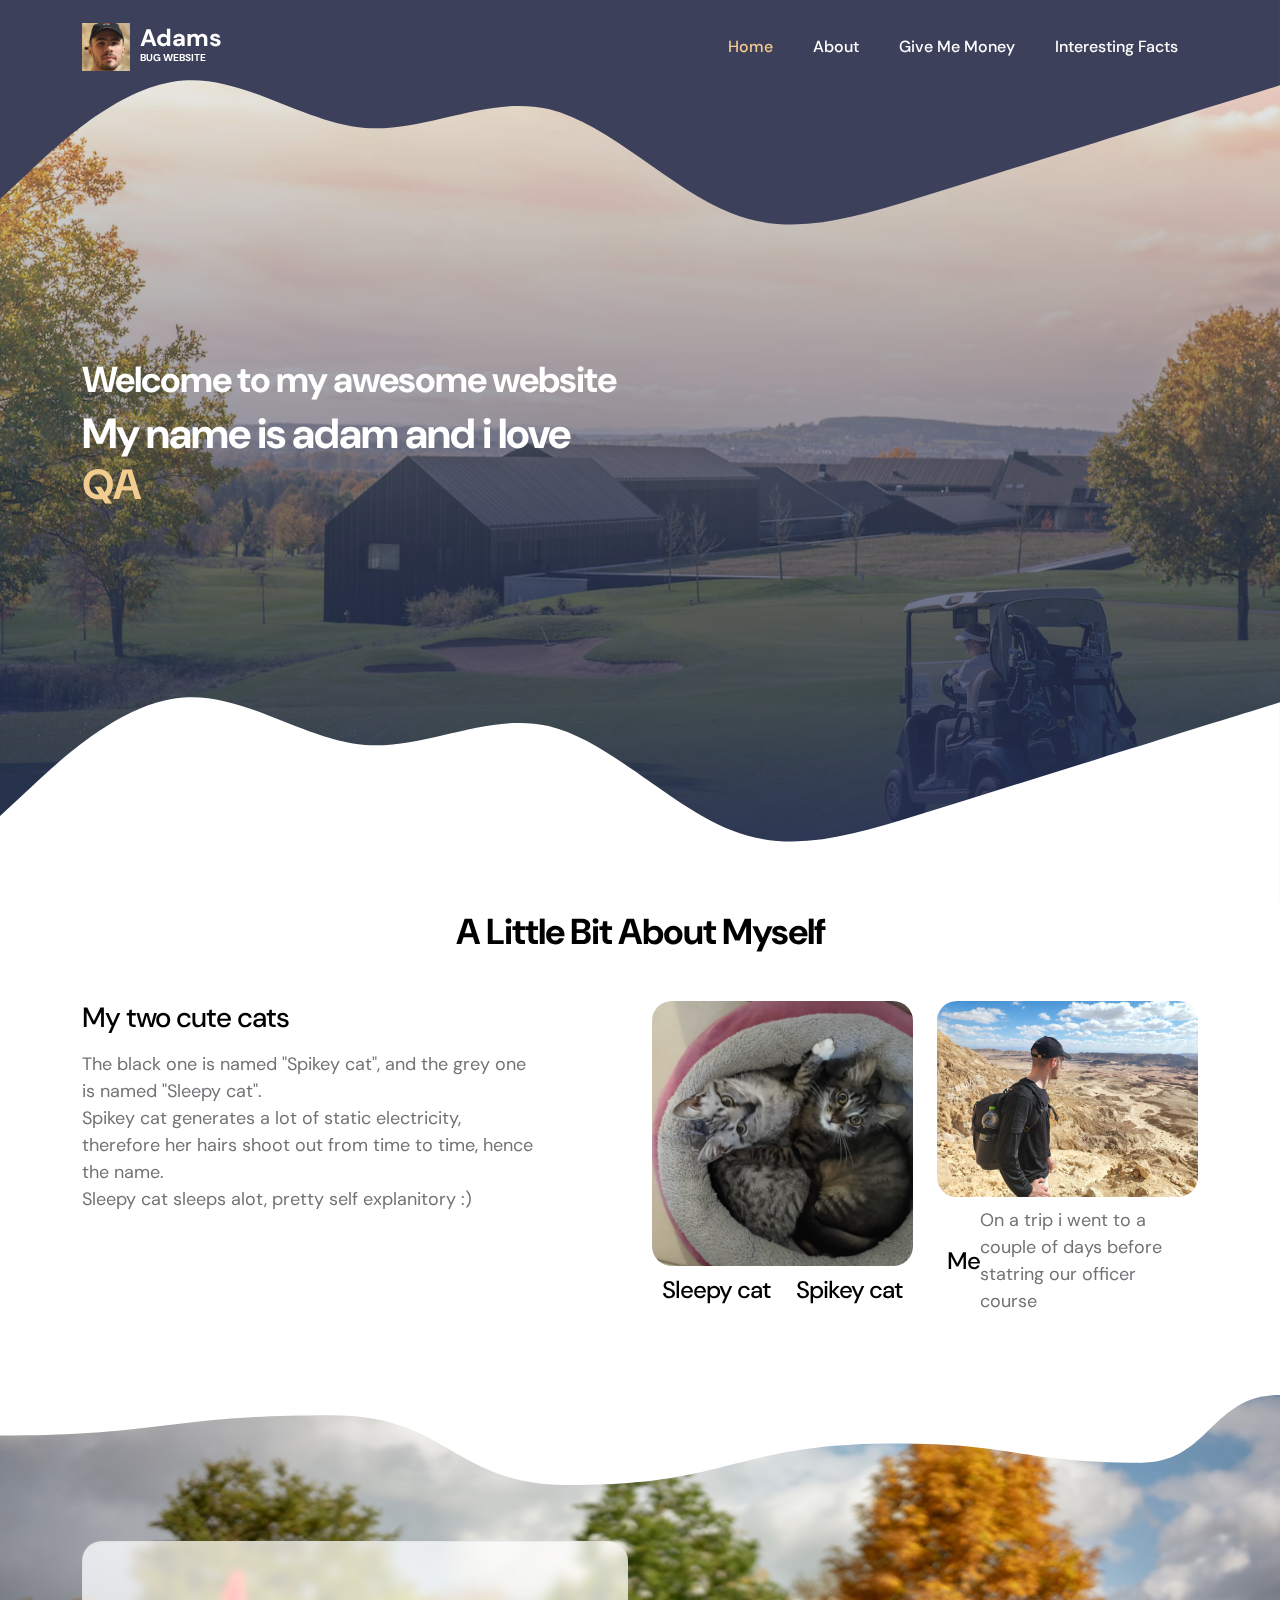
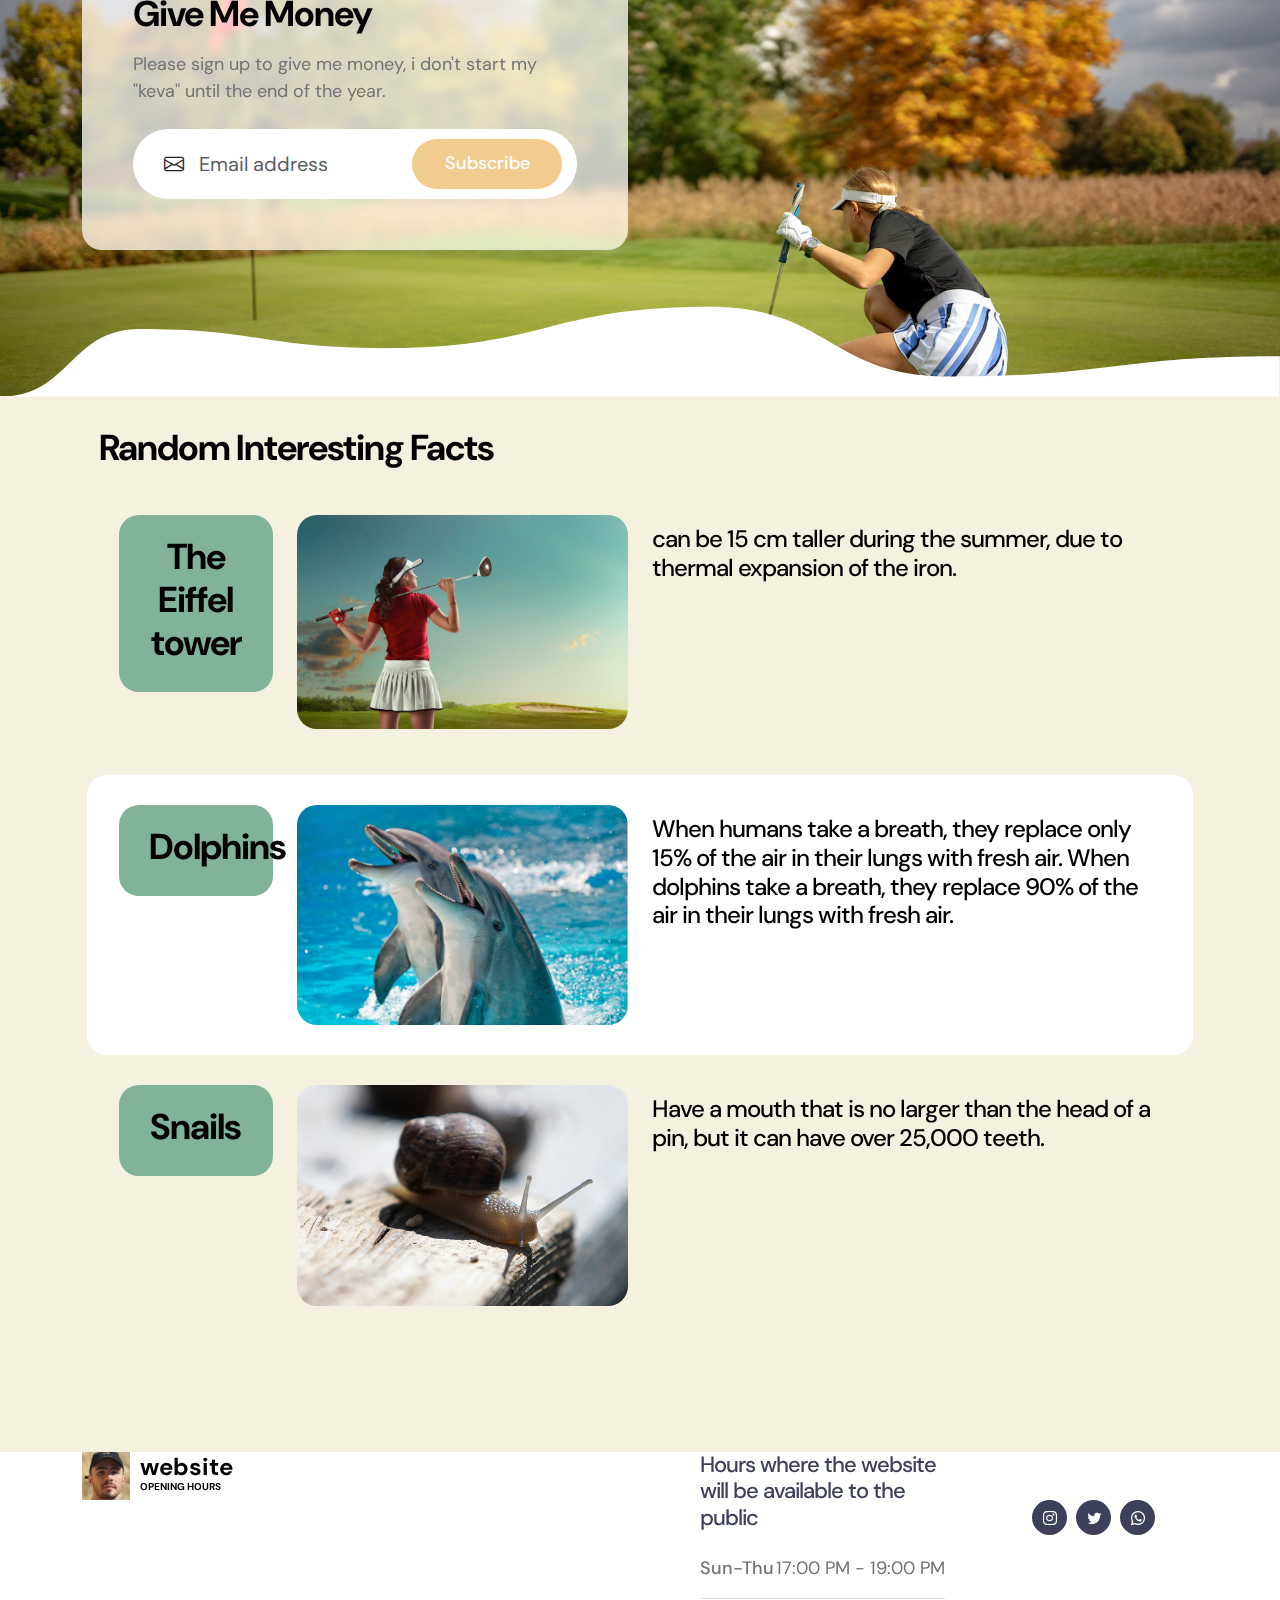
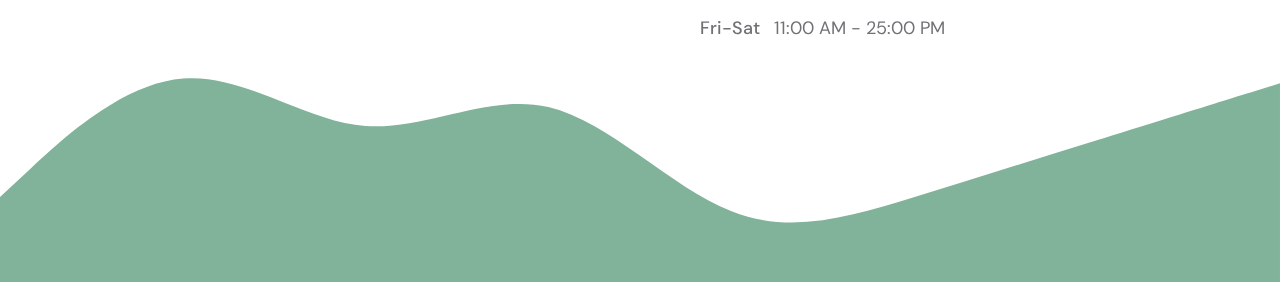
<file: index.html>
<!doctype html>
<html lang="en">
    <head>
        <meta charset="utf-8">
        <meta name="viewport" content="width=device-width, initial-scale=1">

        <meta name="description" content="">
        <meta name="author" content="">

        <title>Bug Website</title>

        <!-- CSS FILES -->                
        <link rel="preconnect" href="https://fonts.googleapis.com">

        <link rel="preconnect" href="https://fonts.gstatic.com" crossorigin>

        <link href="https://fonts.googleapis.com/css2?family=DM+Sans:ital,wght@0,400;0,500;0,700;1,400&display=swap" rel="stylesheet">

        <link href="css/bootstrap.min.css" rel="stylesheet">

        <link href="css/bootstrap-icons.css" rel="stylesheet">

        <link href="css/templatemo-tiya-golf-club.css" rel="stylesheet">
        
<!--

TemplateMo 587 Tiya Golf Club

https://templatemo.com/tm-587-tiya-golf-club

-->
    </head>
    
    <body>

        <main>

            <nav class="navbar navbar-expand-lg">                
                <div class="container">
                    <a class="navbar-brand d-flex align-items-center" href="404notFound.html">
                        <img src="images/logo.png" class="navbar-brand-image img-fluid" alt="Tiya Golf Club">
                        <span class="navbar-brand-text">
                            Adams
                            <small>Bug Website</small>
                        </span>
                    </a>
    
                    <button class="navbar-toggler" type="button" data-bs-toggle="collapse" data-bs-target="#navbarNav" aria-controls="navbarNav" aria-expanded="false" aria-label="Toggle navigation">
                        <span class="navbar-toggler-icon"></span>
                    </button>
    
                    <div class="collapse navbar-collapse" id="navbarNav">
                        <ul class="navbar-nav ms-lg-auto">
                            <li class="nav-item">
                                <a class="nav-link click-scroll" href="#section_1">Home</a>
                            </li>
    
                            <li class="nav-item">
                                <a class="nav-link click-scroll" href="#section_2">About</a>
                            </li>

                            <li class="nav-item">
                                <a class="nav-link click-scroll" href="#section_3">Give Me Money</a>
                            </li>

                            <li class="nav-item">
                                <a class="nav-link click-scroll" href="#section_4">Interesting Facts</a>
                            </li>
                        </ul>
                    </div>
                </div>
            </nav>

            <section class="hero-section d-flex justify-content-center align-items-center" id="section_1">

                <div class="section-overlay"></div>

                <svg xmlns="http://www.w3.org/2000/svg" viewBox="0 0 1440 320"><path fill="#3D405B" fill-opacity="1" d="M0,224L34.3,192C68.6,160,137,96,206,90.7C274.3,85,343,139,411,144C480,149,549,107,617,122.7C685.7,139,754,213,823,240C891.4,267,960,245,1029,224C1097.1,203,1166,181,1234,160C1302.9,139,1371,117,1406,106.7L1440,96L1440,0L1405.7,0C1371.4,0,1303,0,1234,0C1165.7,0,1097,0,1029,0C960,0,891,0,823,0C754.3,0,686,0,617,0C548.6,0,480,0,411,0C342.9,0,274,0,206,0C137.1,0,69,0,34,0L0,0Z"></path></svg>

                <div class="container">
                    <div class="row">

                        <div class="col-lg-6 col-12 mb-5 mb-lg-0">
                            <h2 class="text-white">Welcome to my awesome website</h2>

                            <h1 class="cd-headline rotate-1 text-white mb-4 pb-2">
                                <span>My name is adam and i love</span>
                                <span class="cd-words-wrapper">
                                    <b class="is-visible">QA</b>
                                    <b>Volleyball</b>
                                    <b>Computer Games</b>
                                    <b>Reading</b>
                                    <b>Undefined</b>
                                    <b>eeting</b>
                                </span>
                            </h1>
                        </div>

                    </div>
                </div>

                <svg xmlns="http://www.w3.org/2000/svg" viewBox="0 0 1440 320"><path fill="#ffffff" fill-opacity="1" d="M0,224L34.3,192C68.6,160,137,96,206,90.7C274.3,85,343,139,411,144C480,149,549,107,617,122.7C685.7,139,754,213,823,240C891.4,267,960,245,1029,224C1097.1,203,1166,181,1234,160C1302.9,139,1371,117,1406,106.7L1440,96L1440,320L1405.7,320C1371.4,320,1303,320,1234,320C1165.7,320,1097,320,1029,320C960,320,891,320,823,320C754.3,320,686,320,617,320C548.6,320,480,320,411,320C342.9,320,274,320,206,320C137.1,320,69,320,34,320L0,320Z"></path></svg>
            </section>


            <section class="about-section section-padding" id="section_2">
                <div class="container">
                    <div class="row">

                        <div class="col-lg-12 col-12 text-center">
                            <h2 class="mb-lg-5 mb-4">A Little Bit About Myself</h2>
                        </div>

                        <div class="col-lg-5 col-12 me-auto mb-4 mb-lg-0">
                            <h3 class="mb-3">My two cute cats</h3>

                            <p>The black one is named "Spikey cat", and the grey one is named "Sleepy cat".<br>Spikey cat generates a lot of static electricity, therefore her hairs shoot out from time to time, hence the name. <br>Sleepy cat sleeps alot, pretty self explanitory :)</p>
                        </div>

                        <div class="col-lg-3 col-md-6 col-12 mb-4 mb-lg-0 mb-md-0">
                            <div class="member-block">
                                <div class="member-block-image-wrap">
                                    <img src="images/cats.png" class="member-block-image img-fluid" alt="">

                                    <ul class="social-icon">
                                        <li class="social-icon-item">
                                            <a href="#" class="social-icon-link bi-twitter"></a>
                                        </li>

                                        <li class="social-icon-item">
                                            <a href="#" class="social-icon-link bi-whatsapp"></a>
                                        </li>
                                    </ul>
                                </div>

                                <div class="member-block-info d-flex align-items-center">
                                    <h4>Sleepy cat</h4>
                                    <h4 class="ms-auto">Spikey cat</h4>
                                </div>
                            </div>
                        </div>

                        <div class="col-lg-3 col-md-6 col-12">
                            <div class="member-block">
                                <div class="member-block-image-wrap">
                                    <img src="images/trip.jpeg" class="member-block-image img-fluid" alt="">

                                    <ul class="social-icon">
                                        <li class="social-icon-item">
                                            <a href="#" class="social-icon-link bi-linkedin"></a>
                                        </li>
                                        <li class="social-icon-item">
                                            <a href="#" class="social-icon-link bi-twitter"></a>
                                        </li>
                                    </ul>
                                </div>

                                <div class="member-block-info d-flex align-items-center">
                                    <h4>Me</h4>

                                    <p class="ms-auto">On a trip i went to a couple of days before statring our officer course</p>
                                </div>
                            </div>
                        </div>

                    </div>
                </div>
            </section>


            <section class="section-bg-image">
                <svg viewBox="0 0 1265 144" xmlns="http://www.w3.org/2000/svg" xmlns:xlink="http://www.w3.org/1999/xlink"><path fill="rgba(255, 255, 255, 1)" d="M 0 40 C 164 40 164 20 328 20 L 328 20 L 328 0 L 0 0 Z" stroke-width="0"></path> <path fill="rgba(255, 255, 255, 1)" d="M 327 20 C 445.5 20 445.5 89 564 89 L 564 89 L 564 0 L 327 0 Z" stroke-width="0"></path> <path fill="rgba(255, 255, 255, 1)" d="M 563 89 C 724.5 89 724.5 48 886 48 L 886 48 L 886 0 L 563 0 Z" stroke-width="0"></path><path fill="rgba(255, 255, 255, 1)" d="M 885 48 C 1006.5 48 1006.5 67 1128 67 L 1128 67 L 1128 0 L 885 0 Z" stroke-width="0"></path><path fill="rgba(255, 255, 255, 1)" d="M 1127 67 C 1196 67 1196 0 1265 0 L 1265 0 L 1265 0 L 1127 0 Z" stroke-width="0"></path></svg>

                <div class="container">
                    <div class="row">

                        <div class="col-lg-6 col-12">
                            <div class="section-bg-image-block">
                                <h2 class="mb-lg-3">Give Me Money</h2>

                                <p>Please sign up to give me money, i don't start my "keva" until the end of the year.</p>

                                <form action="#" method="get" class="custom-form mt-lg-4 mt-2" role="form">
                                    <div class="input-group input-group-lg">
                                        <span class="input-group-text bi-envelope" id="basic-addon1"></span>

                                        <input type="email" name="email" id="email" pattern="[^ @]*@[^ @]*" class="form-control" placeholder="Email address" required="">

                                        <button type="submit" class="form-control">Subscribe</button>
                                    </div>
                                </form>
                            </div>
                        </div>

                    </div>
                </div>

                <svg viewBox="0 0 1265 144" xmlns="http://www.w3.org/2000/svg" xmlns:xlink="http://www.w3.org/1999/xlink"><path fill="rgba(255, 255, 255, 1)" d="M 0 40 C 164 40 164 20 328 20 L 328 20 L 328 0 L 0 0 Z" stroke-width="0"></path> <path fill="rgba(255, 255, 255, 1)" d="M 327 20 C 445.5 20 445.5 89 564 89 L 564 89 L 564 0 L 327 0 Z" stroke-width="0"></path> <path fill="rgba(255, 255, 255, 1)" d="M 563 89 C 724.5 89 724.5 48 886 48 L 886 48 L 886 0 L 563 0 Z" stroke-width="0"></path><path fill="rgba(255, 255, 255, 1)" d="M 885 48 C 1006.5 48 1006.5 67 1128 67 L 1128 67 L 1128 0 L 885 0 Z" stroke-width="0"></path><path fill="rgba(255, 255, 255, 1)" d="M 1127 67 C 1196 67 1196 0 1265 0 L 1265 0 L 1265 0 L 1127 0 Z" stroke-width="0"></path></svg>
            </section>

            <section class="events-section section-bg section-padding" id="section_4">
                <div class="container">
                    <div class="row">

                        <div class="col-lg-12 col-12">
                            <h2 class="mb-lg-3">Random Interesting Facts</h2>
                        </div>

                        <div class="row custom-block mb-3">
                            <div class="col-lg-2 col-md-4 col-12 order-2 order-md-0 order-lg-0">
                                <div class="custom-block-date-wrap d-flex d-lg-block d-md-block align-items-center mt-3 mt-lg-0 mt-md-0">
                                    <h2>The Eiffel tower</h>
                                </div>
                            </div>

                            <div class="col-lg-4 col-md-8 col-12 order-1 order-lg-0">
                                <div class="custom-block-image-wrap">
                                    <a href="event-detail.html">
                                        <img src="images/professional-golf-player.jpg" class="custom-block-image img-fluid" alt="">

                                        <i class="custom-block-icon bi-link"></i>
                                    </a>
                                </div>
                            </div>

                            <div class="col-lg-6 col-12 order-3 order-lg-0">
                                <div class="custom-block-info mt-2 mt-lg-0">
                                    <h4 class="mb-0">can be 15 cm taller during the summer, due to thermal expansion of the iron.</h4>
                                </div>
                            </div>
                        </div>

                        <div class="row custom-block custom-block-bg">
                            <div class="col-lg-2 col-md-4 col-12 order-2 order-md-0 order-lg-0">
                                <div class="custom-block-date-wrap d-flex d-lg-block d-md-block align-items-center mt-3 mt-lg-0 mt-md-0">
                                    <h2>Dolphins</h2>
                                </div>
                            </div>

                            <div class="col-lg-4 col-md-8 col-12 order-1 order-lg-0">
                                <div class="custom-block-image-wrap">
                                    <a href="event-detail.html">
                                        <img src="images/dolphins.jpg" class="custom-block-image img-fluid" alt="">

                                        <i class="custom-block-icon bi-link"></i>
                                    </a>
                                </div>
                            </div>

                            <div class="col-lg-6 col-12 order-3 order-lg-0">
                                <div class="custom-block-info mt-2 mt-lg-0">
                                    <h4 class="mb-0">When humans take a breath, they replace only 15% of the air in their lungs with fresh air. When dolphins take a breath, they replace 90% of the air in their lungs with fresh air.</h4>
                                </div>
                            </div>
                        </div>

                        <div class="row custom-block mb-3">
                            <div class="col-lg-2 col-md-4 col-12 order-2 order-md-0 order-lg-0">
                                <div class="custom-block-date-wrap d-flex d-lg-block d-md-block align-items-center mt-3 mt-lg-0 mt-md-0">
                                    <h2>Snails</h>
                                </div>
                            </div>

                            <div class="col-lg-4 col-md-8 col-12 order-1 order-lg-0">
                                <div class="custom-block-image-wrap">
                                    <a href="event-detail.html">
                                        <img src="images/snail.jpg" class="custom-block-image img-fluid" alt="">

                                        <i class="custom-block-icon bi-link"></i>
                                    </a>
                                </div>
                            </div>

                            <div class="col-lg-6 col-12 order-3 order-lg-0">
                                <div class="custom-block-info mt-2 mt-lg-0">
                                    <h4 class="mb-0">Have a mouth that is no larger than the head of a pin, but it can have over 25,000 teeth.</h4>
                                </div>
                            </div>
                        </div>
                    </div>
                </div>
            </section>
        </main>

        <footer class="site-footer">
            <div class="container">
                <div class="row">

                    <div class="col-lg-6 col-12 me-auto mb-5 mb-lg-0">
                        <a class="navbar-brand d-flex align-items-center" href="index.html">
                            <img src="images/logo.png" class="navbar-brand-image img-fluid" alt="">
                            <span class="navbar-brand-text">
                                website
                                <small>opening hours</small>
                            </span>
                        </a>
                    </div>

                    <div class="col-lg-3 col-12">
                        <h5 class="site-footer-title mb-4">Hours where the website will be available to the public</h5>

                        <p class="d-flex border-bottom pb-3 mb-3 me-lg-3">
                            <span>Sun-Thu</span>
                            17:00 PM - 19:00 PM
                        </p>

                        <p class="d-flex me-lg-3">
                            <span>Fri-Sat</span>
                            11:00 AM - 25:00 PM
                        </p>
                        <br>
                    </div>

                        <div class="col-lg-2 col-12 ms-auto">
                            <ul class="social-icon mt-lg-5 mt-3 mb-4">
                                <li class="social-icon-item">
                                    <a href="#" class="social-icon-link bi-instagram"></a>
                                </li>

                                <li class="social-icon-item">
                                    <a href="#" class="social-icon-link bi-twitter"></a>
                                </li>

                                <li class="social-icon-item">
                                    <a href="#" class="social-icon-link bi-whatsapp"></a>
                                </li>
                            </ul>
                            
                        </div>

                </div>
            </div>

            <svg xmlns="http://www.w3.org/2000/svg" viewBox="0 0 1440 320"><path fill="#81B29A" fill-opacity="1" d="M0,224L34.3,192C68.6,160,137,96,206,90.7C274.3,85,343,139,411,144C480,149,549,107,617,122.7C685.7,139,754,213,823,240C891.4,267,960,245,1029,224C1097.1,203,1166,181,1234,160C1302.9,139,1371,117,1406,106.7L1440,96L1440,320L1405.7,320C1371.4,320,1303,320,1234,320C1165.7,320,1097,320,1029,320C960,320,891,320,823,320C754.3,320,686,320,617,320C548.6,320,480,320,411,320C342.9,320,274,320,206,320C137.1,320,69,320,34,320L0,320Z"></path></svg>
        </footer>


        <!-- JAVASCRIPT FILES -->
        <script src="js/jquery.min.js"></script>
        <script src="js/bootstrap.bundle.min.js"></script>
        <script src="js/jquery.sticky.js"></script>
        <script src="js/click-scroll.js"></script>
        <script src="js/animated-headline.js"></script>
        <script src="js/modernizr.js"></script>
        <script src="js/custom.js"></script>

    </body>
</html>
</file>
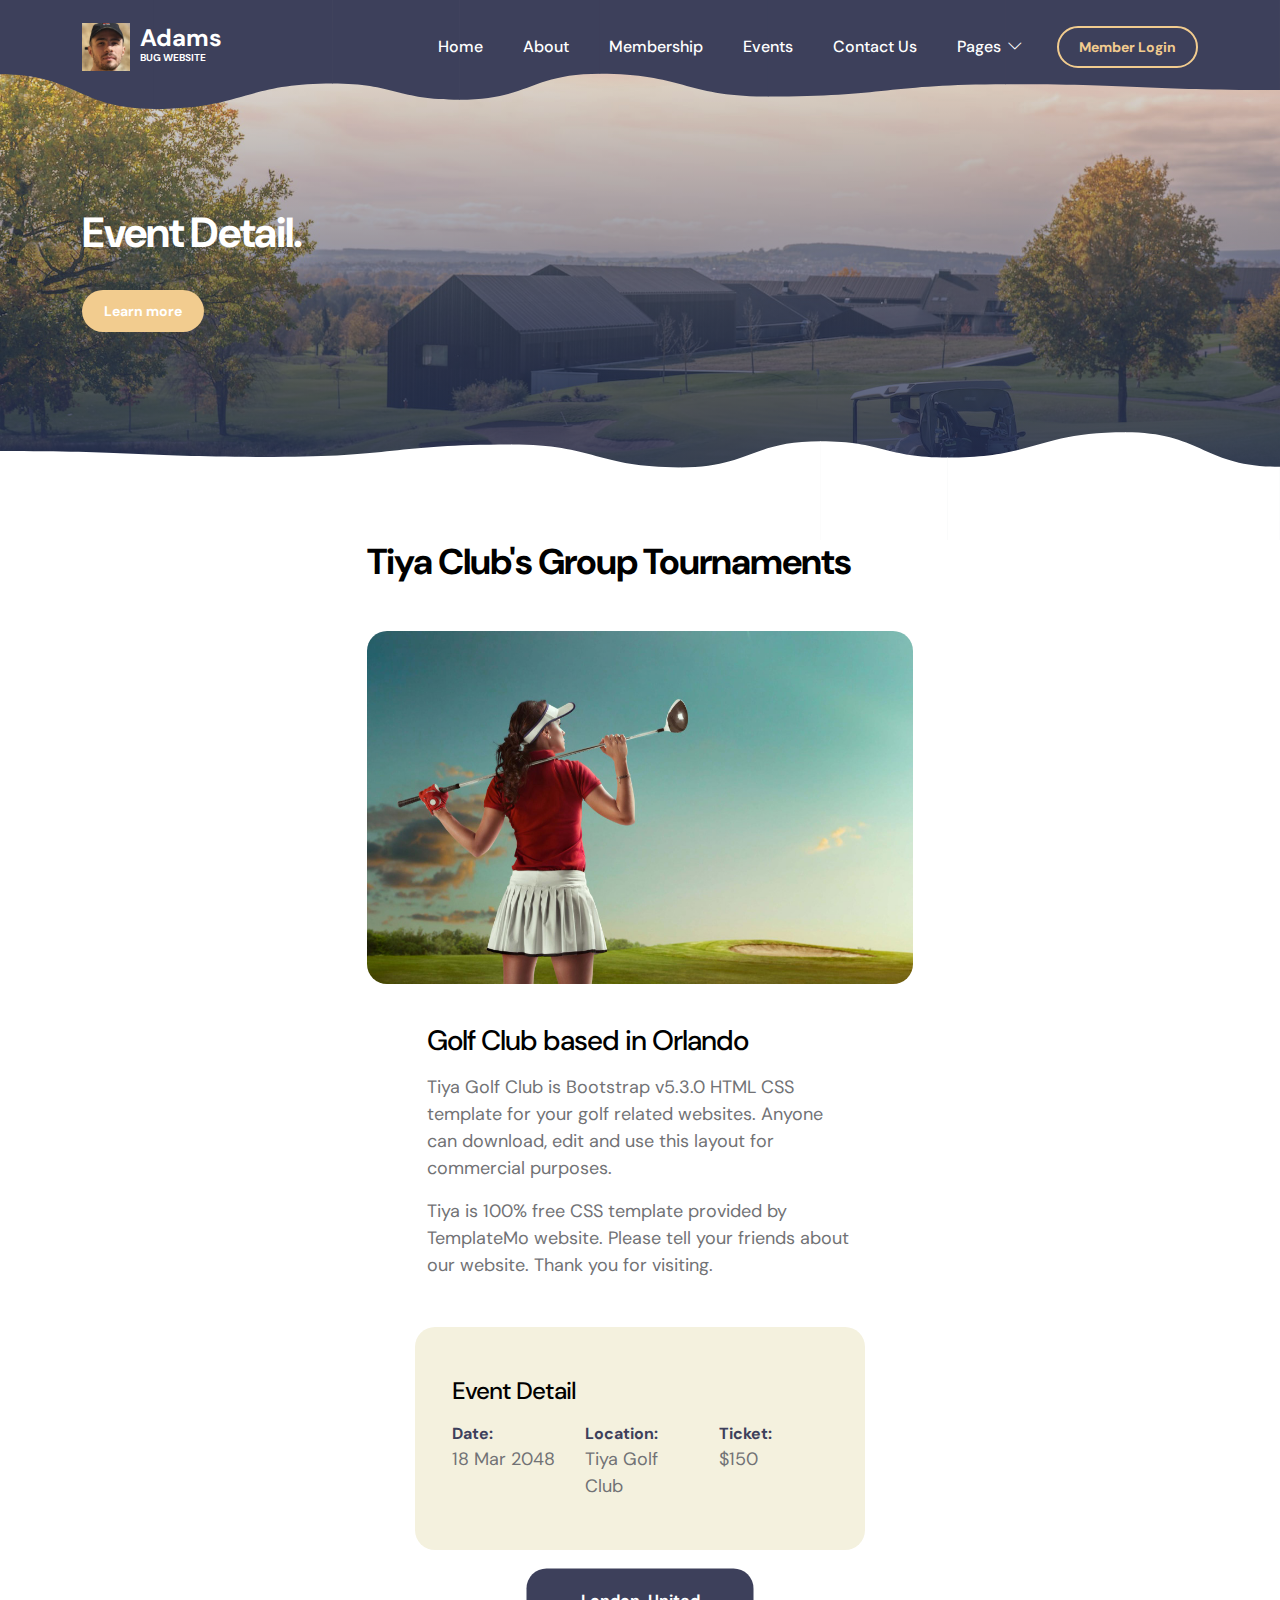
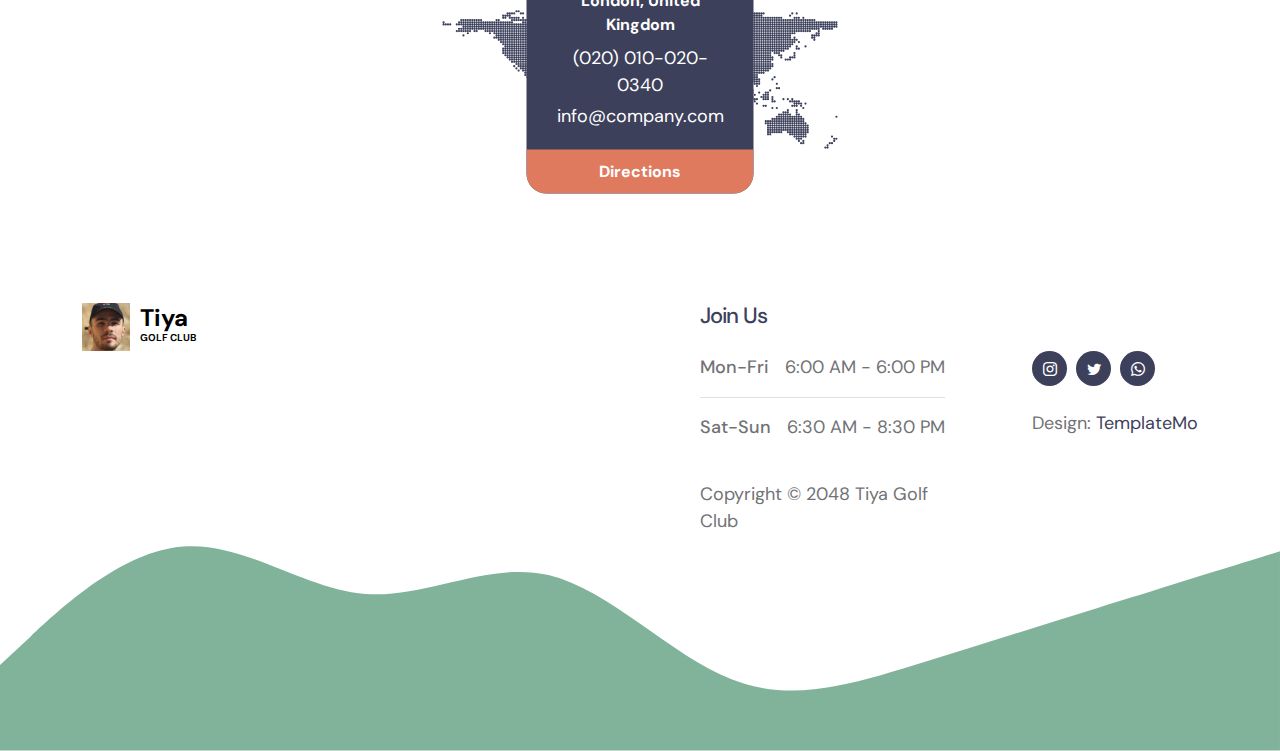
<file: event-detail.html>
<!doctype html>
<html lang="en">
    <head>
        <meta charset="utf-8">
        <meta name="viewport" content="width=device-width, initial-scale=1">

        <meta name="description" content="">
        <meta name="author" content="">

        <title>Bug Website</title>

        <!-- CSS FILES -->                
        <link rel="preconnect" href="https://fonts.googleapis.com">

        <link rel="preconnect" href="https://fonts.gstatic.com" crossorigin>

        <link href="https://fonts.googleapis.com/css2?family=DM+Sans:ital,wght@0,400;0,500;0,700;1,400&display=swap" rel="stylesheet">

        <link href="css/bootstrap.min.css" rel="stylesheet">

        <link href="css/bootstrap-icons.css" rel="stylesheet">

        <link href="css/templatemo-tiya-golf-club.css" rel="stylesheet">
        
<!--

TemplateMo 587 Tiya Golf Club

https://templatemo.com/tm-587-tiya-golf-club

-->
    </head>
    
    <body>

        <main>

            <nav class="navbar navbar-expand-lg">                
                <div class="container">
                    <a class="navbar-brand d-flex align-items-center" href="index.html">
                        <img src="images/logo.png" class="navbar-brand-image img-fluid" alt="Tiya Golf Club">
                        <span class="navbar-brand-text">
                            Adams
                            <small>Bug Website</small>
                        </span>
                    </a>

                    <div class="d-lg-none ms-auto me-3">
                        <a class="btn custom-btn custom-border-btn" data-bs-toggle="offcanvas" href="#offcanvasExample" role="button" aria-controls="offcanvasExample">Member Login</a>
                    </div>
    
                    <button class="navbar-toggler" type="button" data-bs-toggle="collapse" data-bs-target="#navbarNav" aria-controls="navbarNav" aria-expanded="false" aria-label="Toggle navigation">
                        <span class="navbar-toggler-icon"></span>
                    </button>
    
                    <div class="collapse navbar-collapse" id="navbarNav">
                        <ul class="navbar-nav ms-lg-auto">
                            <li class="nav-item">
                                <a class="nav-link" href="index.html#section_1">Home</a>
                            </li>
    
                            <li class="nav-item">
                                <a class="nav-link" href="index.html#section_2">About</a>
                            </li>

                            <li class="nav-item">
                                <a class="nav-link" href="index.html#section_3">Membership</a>
                            </li>

                            <li class="nav-item">
                                <a class="nav-link" href="index.html#section_4">Events</a>
                            </li>

                            <li class="nav-item">
                                <a class="nav-link" href="index.html#section_5">Contact Us</a>
                            </li>

                            <li class="nav-item dropdown">
                                <a class="nav-link dropdown-toggle" href="#" id="navbarLightDropdownMenuLink" role="button" data-bs-toggle="dropdown" aria-expanded="false">Pages</a>

                                <ul class="dropdown-menu dropdown-menu-light" aria-labelledby="navbarLightDropdownMenuLink">
                                    <li><a class="dropdown-item" href="event-listing.html">Event Listing</a></li>

                                    <li><a class="dropdown-item active" href="event-detail.html">Event Detail</a></li>
                                </ul>
                            </li>
                        </ul>

                        <div class="d-none d-lg-block ms-lg-3">
                            <a class="btn custom-btn custom-border-btn" data-bs-toggle="offcanvas" href="#offcanvasExample" role="button" aria-controls="offcanvasExample">Member Login</a>
                        </div>
                    </div>
                </div>
            </nav>

            <div class="offcanvas offcanvas-end" data-bs-scroll="true" tabindex="-1" id="offcanvasExample" aria-labelledby="offcanvasExampleLabel">                
                <div class="offcanvas-header">
                    <h5 class="offcanvas-title" id="offcanvasExampleLabel">Member Login</h5>
                    
                    <button type="button" class="btn-close" data-bs-dismiss="offcanvas" aria-label="Close"></button>
                </div>
                
                <div class="offcanvas-body d-flex flex-column">
                    <form class="custom-form member-login-form" action="#" method="post" role="form">

                        <div class="member-login-form-body">
                            <div class="mb-4">
                                <label class="form-label mb-2" for="member-login-number">Membership No.</label>

                                <input type="text" name="member-login-number" id="member-login-number" class="form-control" placeholder="11002560" required>
                            </div>

                            <div class="mb-4">
                                <label class="form-label mb-2" for="member-login-password">Password</label>

                                <input type="password" name="member-login-password" id="member-login-password" pattern="[0-9a-zA-Z]{4,10}" class="form-control" placeholder="Password" required="">
                            </div>

                            <div class="form-check mb-4">
                                <input class="form-check-input" type="checkbox" value="" id="flexCheckDefault">
                              
                                <label class="form-check-label" for="flexCheckDefault">
                                    Remember me
                                </label>
                            </div>

                            <div class="col-lg-5 col-md-7 col-8 mx-auto">
                                <button type="submit" class="form-control">Login</button>
                            </div>

                            <div class="text-center my-4">
                                <a href="#">Forgotten password?</a>
                            </div>
                        </div>
                    </form>

                    <div class="mt-auto mb-5">
                        <p>
                            <strong class="text-white me-3">Any Questions?</strong>

                            <a href="tel: 010-020-0340" class="contact-link">
                            	010-020-0340
                            </a>
                        </p>
                    </div>
                </div>

                <svg xmlns="http://www.w3.org/2000/svg" viewBox="0 0 1440 320"><path fill="#3D405B" fill-opacity="1" d="M0,224L34.3,192C68.6,160,137,96,206,90.7C274.3,85,343,139,411,144C480,149,549,107,617,122.7C685.7,139,754,213,823,240C891.4,267,960,245,1029,224C1097.1,203,1166,181,1234,160C1302.9,139,1371,117,1406,106.7L1440,96L1440,320L1405.7,320C1371.4,320,1303,320,1234,320C1165.7,320,1097,320,1029,320C960,320,891,320,823,320C754.3,320,686,320,617,320C548.6,320,480,320,411,320C342.9,320,274,320,206,320C137.1,320,69,320,34,320L0,320Z"></path></svg>
            </div>
            

            <section class="hero-section hero-50 d-flex justify-content-center align-items-center" id="section_1">

                <div class="section-overlay"></div>

                <svg viewBox="0 0 1962 178" xmlns="http://www.w3.org/2000/svg" xmlns:xlink="http://www.w3.org/1999/xlink"><path fill="#3D405B" d="M 0 114 C 118.5 114 118.5 167 237 167 L 237 167 L 237 0 L 0 0 Z" stroke-width="0"></path> <path fill="#3D405B" d="M 236 167 C 373 167 373 128 510 128 L 510 128 L 510 0 L 236 0 Z" stroke-width="0"></path> <path fill="#3D405B" d="M 509 128 C 607 128 607 153 705 153 L 705 153 L 705 0 L 509 0 Z" stroke-width="0"></path><path fill="#3D405B" d="M 704 153 C 812 153 812 113 920 113 L 920 113 L 920 0 L 704 0 Z" stroke-width="0"></path><path fill="#3D405B" d="M 919 113 C 1048.5 113 1048.5 148 1178 148 L 1178 148 L 1178 0 L 919 0 Z" stroke-width="0"></path><path fill="#3D405B" d="M 1177 148 C 1359.5 148 1359.5 129 1542 129 L 1542 129 L 1542 0 L 1177 0 Z" stroke-width="0"></path><path fill="#3D405B" d="M 1541 129 C 1751.5 129 1751.5 138 1962 138 L 1962 138 L 1962 0 L 1541 0 Z" stroke-width="0"></path></svg>

                <div class="container">
                    <div class="row">

                        <div class="col-lg-6 col-12">

                            <h1 class="text-white mb-4 pb-2">Event Detail.</h1>

                            <a href="#section_2" class="btn custom-btn smoothscroll me-3">Learn more</a>
                        </div>

                    </div>
                </div>

                <svg viewBox="0 0 1962 178" xmlns="http://www.w3.org/2000/svg" xmlns:xlink="http://www.w3.org/1999/xlink"><path fill="#ffffff" d="M 0 114 C 118.5 114 118.5 167 237 167 L 237 167 L 237 0 L 0 0 Z" stroke-width="0"></path> <path fill="#ffffff" d="M 236 167 C 373 167 373 128 510 128 L 510 128 L 510 0 L 236 0 Z" stroke-width="0"></path> <path fill="#ffffff" d="M 509 128 C 607 128 607 153 705 153 L 705 153 L 705 0 L 509 0 Z" stroke-width="0"></path><path fill="#ffffff" d="M 704 153 C 812 153 812 113 920 113 L 920 113 L 920 0 L 704 0 Z" stroke-width="0"></path><path fill="#ffffff" d="M 919 113 C 1048.5 113 1048.5 148 1178 148 L 1178 148 L 1178 0 L 919 0 Z" stroke-width="0"></path><path fill="#ffffff" d="M 1177 148 C 1359.5 148 1359.5 129 1542 129 L 1542 129 L 1542 0 L 1177 0 Z" stroke-width="0"></path><path fill="#ffffff" d="M 1541 129 C 1751.5 129 1751.5 138 1962 138 L 1962 138 L 1962 0 L 1541 0 Z" stroke-width="0"></path></svg>
            </section>


            <section class="events-section events-detail-section section-padding" id="section_2">
                <div class="container">
                    <div class="row">

                        <div class="col-lg-6 col-md-8 col-12 mx-auto">
                            <h2 class="mb-lg-5 mb-4">Tiya Club's Group Tournaments</h2>

                            <div class="custom-block-image-wrap">
                                <img src="images/professional-golf-player.jpg" class="custom-block-image img-fluid" alt="">
                            </div>

                            <div class="custom-block-info">
                                <h3 class="mb-3">Golf Club based in Orlando</h3>

                                <p>Tiya Golf Club is Bootstrap v5.3.0 HTML CSS template for your golf related websites. Anyone can download, edit and use this layout for commercial purposes.</p>

                            <p>Tiya is 100% free CSS template provided by TemplateMo website. Please tell your friends about our website. Thank you for visiting.</p>

                                <div class="events-detail-info row my-5">
                                    <div class="col-lg-12 col-12">
                                        <h4 class="mb-3">Event Detail</h4>
                                    </div>

                                    <div class="col-lg-4 col-12">
                                        <span class="custom-block-span">Date:</span>

                                        <p class="mb-0">18 Mar 2048</p>
                                    </div>

                                    <div class="col-lg-4 col-12 my-3 my-lg-0">
                                        <span class="custom-block-span">Location:</span>

                                        <p class="mb-0">Tiya Golf Club</p>
                                    </div>

                                    <div class="col-lg-4 col-12">
                                        <span class="custom-block-span">Ticket:</span>

                                        <p class="mb-0">$150</p>
                                    </div>
                                </div>

                                <div class="contact-info">
                                    <div class="contact-info-item">
                                        <div class="contact-info-body">
                                            <strong>London, United Kingdom</strong>

                                            <p class="mt-2 mb-1">
                                                <a href="tel: 010-020-0340" class="contact-link">
                                                    (020) 
                                                    010-020-0340
                                                </a>
                                            </p>
    
                                            <p class="mb-0">
                                                <a href="mailto:info@company.com" class="contact-link">
                                                    info@company.com
                                                </a>
                                            </p>
                                        </div>

                                        <div class="contact-info-footer">
                                            <a href="#">Directions</a>
                                        </div>
                                    </div>

                                    <img src="images/WorldMap.svg" class="img-fluid" alt="">
                                </div>
                            </div>
                        </div>

                    </div>
                </div>
            </section>
        </main>

        <footer class="site-footer">
            <div class="container">
                <div class="row">

                    <div class="col-lg-6 col-12 me-auto mb-5 mb-lg-0">
                        <a class="navbar-brand d-flex align-items-center" href="index.html">
                            <img src="images/logo.png" class="navbar-brand-image img-fluid" alt="">
                            <span class="navbar-brand-text">
                                Tiya
                                <small>Golf Club</small>
                            </span>
                        </a>
                    </div>

                    <div class="col-lg-3 col-12">
                        <h5 class="site-footer-title mb-4">Join Us</h5>

                        <p class="d-flex border-bottom pb-3 mb-3 me-lg-3">
                            <span>Mon-Fri</span>
                            6:00 AM - 6:00 PM
                        </p>

                        <p class="d-flex me-lg-3">
                            <span>Sat-Sun</span>
                            6:30 AM - 8:30 PM
                        </p>
                        <br>
                        <p class="copyright-text">Copyright © 2048 Tiya Golf Club</p>
                    </div>

                        <div class="col-lg-2 col-12 ms-auto">
                            <ul class="social-icon mt-lg-5 mt-3 mb-4">
                                <li class="social-icon-item">
                                    <a href="#" class="social-icon-link bi-instagram"></a>
                                </li>

                                <li class="social-icon-item">
                                    <a href="#" class="social-icon-link bi-twitter"></a>
                                </li>

                                <li class="social-icon-item">
                                    <a href="#" class="social-icon-link bi-whatsapp"></a>
                                </li>
                            </ul>

                            <p class="copyright-text">Design: <a rel="nofollow" href="https://templatemo.com" target="_blank">TemplateMo</a></p>
                        </div>

                </div>
            </div>

            <svg xmlns="http://www.w3.org/2000/svg" viewBox="0 0 1440 320"><path fill="#81B29A" fill-opacity="1" d="M0,224L34.3,192C68.6,160,137,96,206,90.7C274.3,85,343,139,411,144C480,149,549,107,617,122.7C685.7,139,754,213,823,240C891.4,267,960,245,1029,224C1097.1,203,1166,181,1234,160C1302.9,139,1371,117,1406,106.7L1440,96L1440,320L1405.7,320C1371.4,320,1303,320,1234,320C1165.7,320,1097,320,1029,320C960,320,891,320,823,320C754.3,320,686,320,617,320C548.6,320,480,320,411,320C342.9,320,274,320,206,320C137.1,320,69,320,34,320L0,320Z"></path></svg>
        </footer>


        <!-- JAVASCRIPT FILES -->
        <script src="js/jquery.min.js"></script>
        <script src="js/bootstrap.bundle.min.js"></script>
        <script src="js/jquery.sticky.js"></script>
        <script src="js/custom.js"></script>

    </body>
</html>
</file>
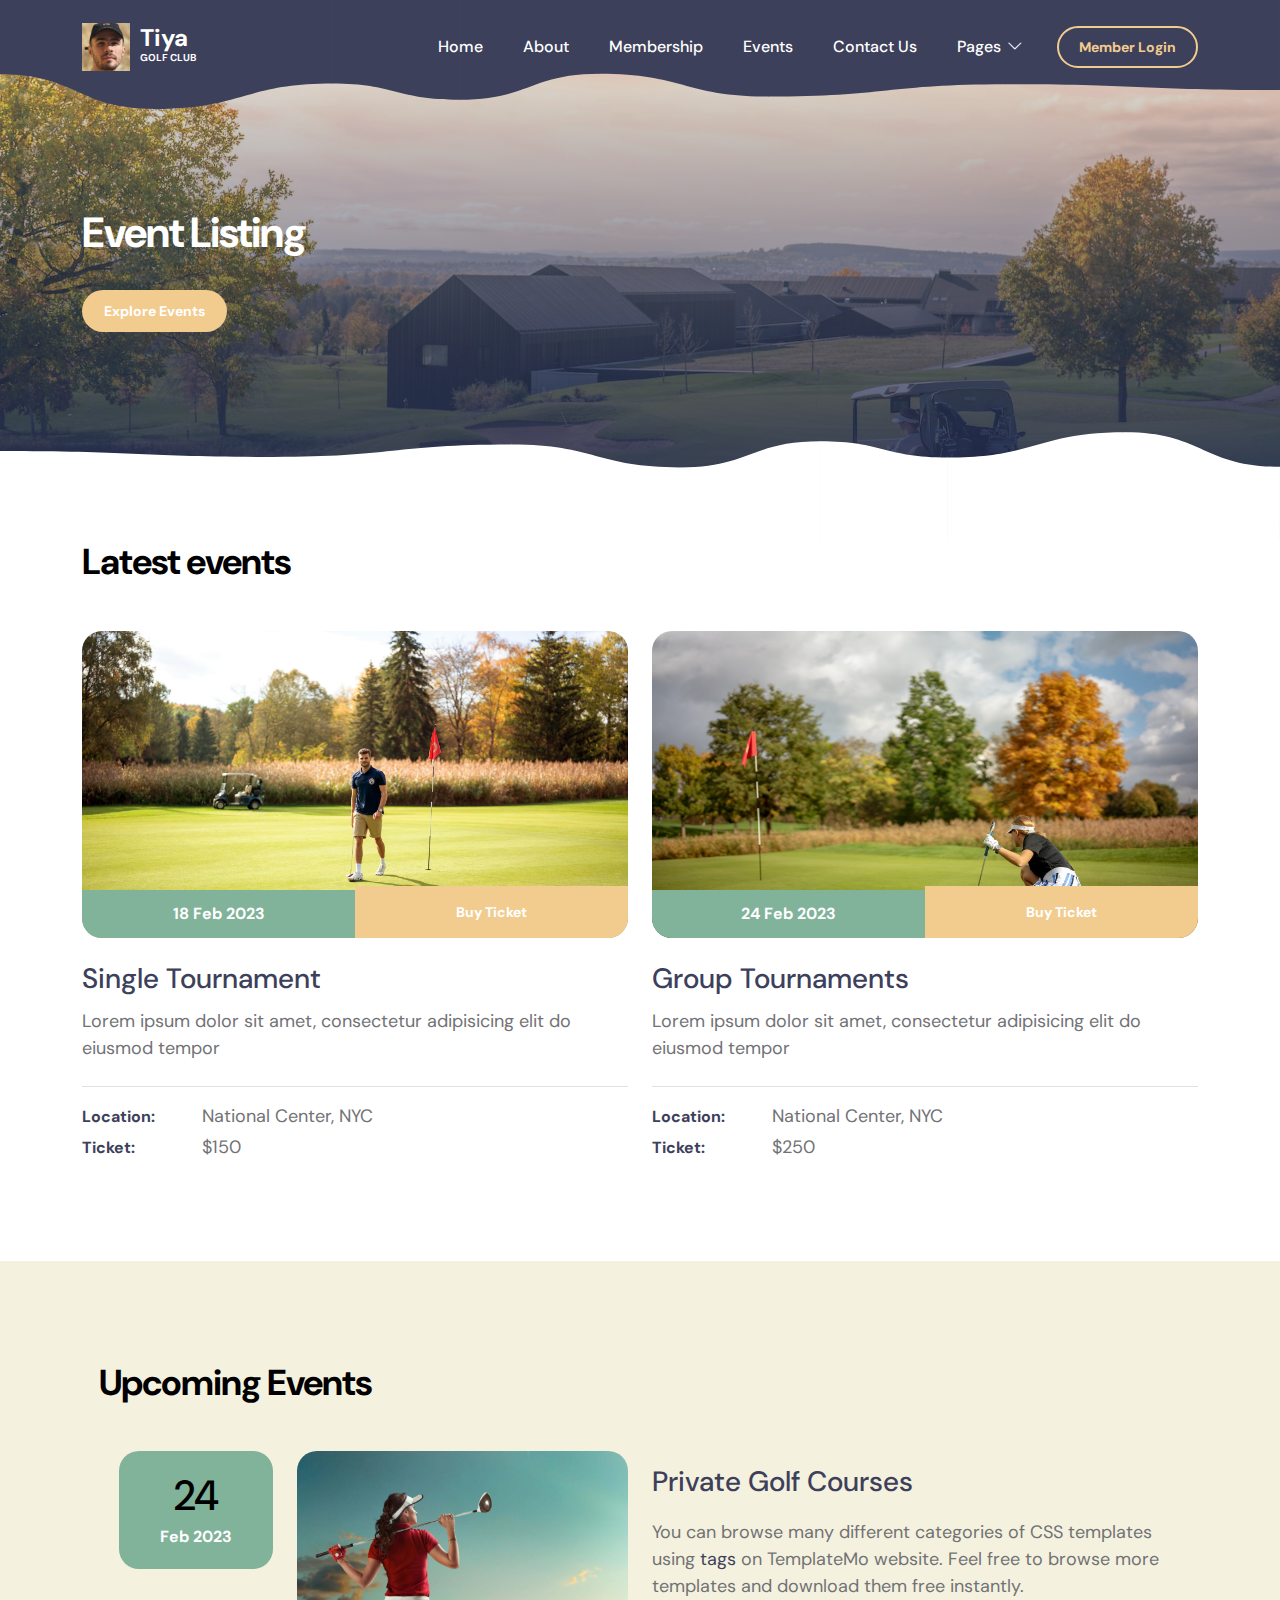
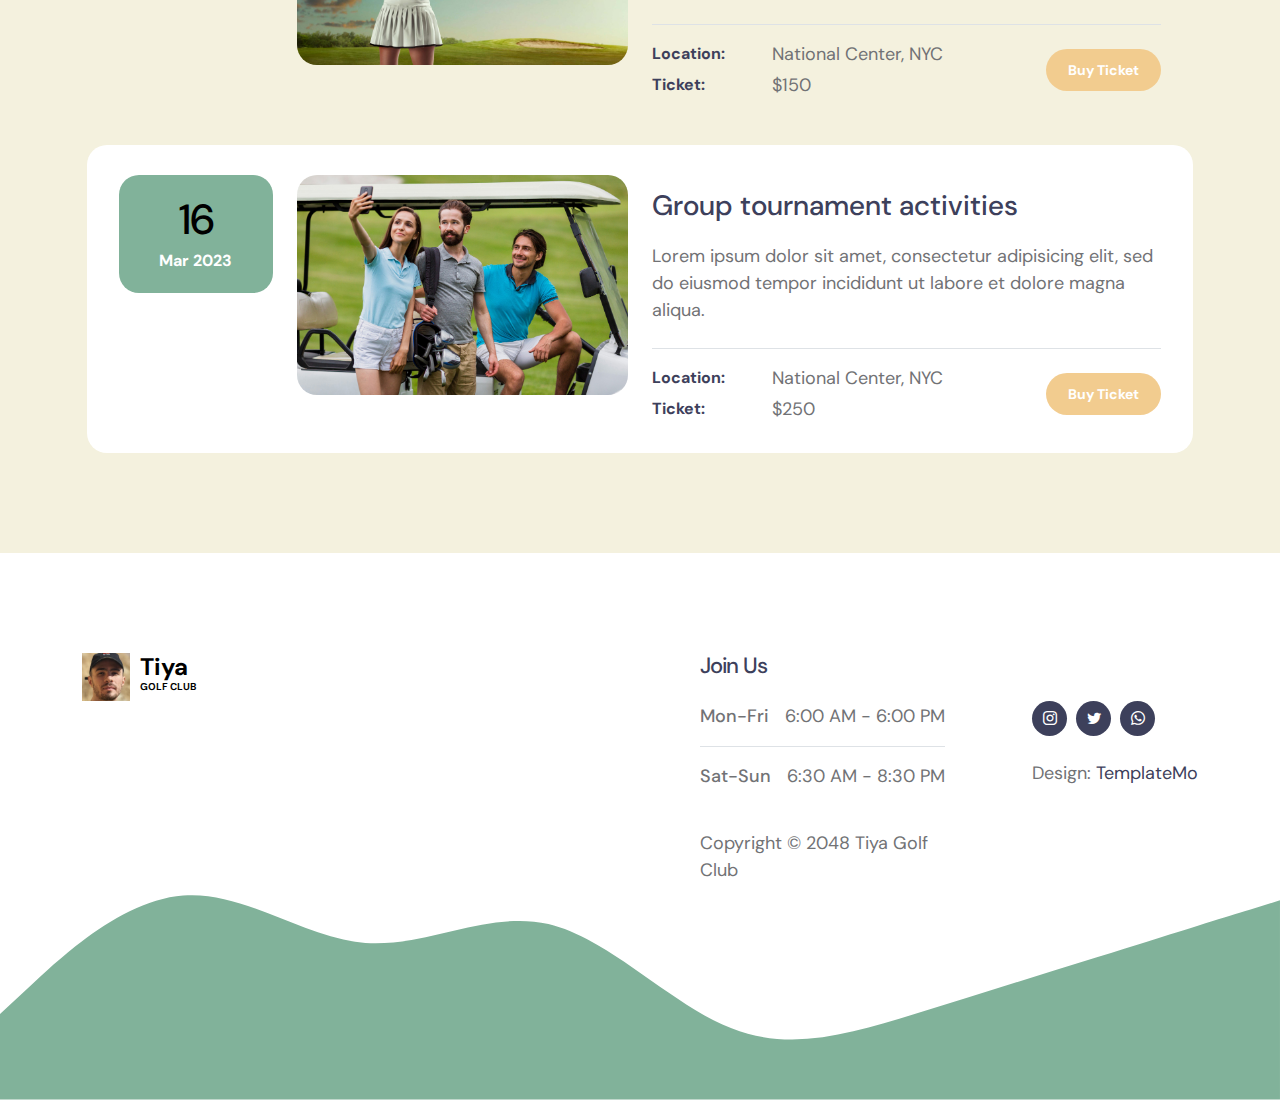
<file: event-listing.html>
<!doctype html>
<html lang="en">
    <head>
        <meta charset="utf-8">
        <meta name="viewport" content="width=device-width, initial-scale=1">

        <meta name="description" content="">
        <meta name="author" content="">

        <title>Bug Website</title>

        <!-- CSS FILES -->                
        <link rel="preconnect" href="https://fonts.googleapis.com">

        <link rel="preconnect" href="https://fonts.gstatic.com" crossorigin>

        <link href="https://fonts.googleapis.com/css2?family=DM+Sans:ital,wght@0,400;0,500;0,700;1,400&display=swap" rel="stylesheet">

        <link href="css/bootstrap.min.css" rel="stylesheet">

        <link href="css/bootstrap-icons.css" rel="stylesheet">

        <link href="css/templatemo-tiya-golf-club.css" rel="stylesheet">
        
<!--

TemplateMo 587 Tiya Golf Club

https://templatemo.com/tm-587-tiya-golf-club

-->
    </head>
    
    <body>

        <main>

            <nav class="navbar navbar-expand-lg">                
                <div class="container">
                    <a class="navbar-brand d-flex align-items-center" href="index.html">
                        <img src="images/logo.png" class="navbar-brand-image img-fluid" alt="Tiya Golf Club">
                        <span class="navbar-brand-text">
                            Tiya
                            <small>Golf Club</small>
                        </span>
                    </a>

                    <div class="d-lg-none ms-auto me-3">
                        <a class="btn custom-btn custom-border-btn" data-bs-toggle="offcanvas" href="#offcanvasExample" role="button" aria-controls="offcanvasExample">Member Login</a>
                    </div>
    
                    <button class="navbar-toggler" type="button" data-bs-toggle="collapse" data-bs-target="#navbarNav" aria-controls="navbarNav" aria-expanded="false" aria-label="Toggle navigation">
                        <span class="navbar-toggler-icon"></span>
                    </button>
    
                    <div class="collapse navbar-collapse" id="navbarNav">
                        <ul class="navbar-nav ms-lg-auto">
                            <li class="nav-item">
                                <a class="nav-link" href="index.html#section_1">Home</a>
                            </li>
    
                            <li class="nav-item">
                                <a class="nav-link" href="index.html#section_2">About</a>
                            </li>

                            <li class="nav-item">
                                <a class="nav-link" href="index.html#section_3">Membership</a>
                            </li>

                            <li class="nav-item">
                                <a class="nav-link" href="index.html#section_4">Events</a>
                            </li>

                            <li class="nav-item">
                                <a class="nav-link" href="index.html#section_5">Contact Us</a>
                            </li>

                            <li class="nav-item dropdown">
                                <a class="nav-link dropdown-toggle" href="#" id="navbarLightDropdownMenuLink" role="button" data-bs-toggle="dropdown" aria-expanded="false">Pages</a>

                                <ul class="dropdown-menu dropdown-menu-light" aria-labelledby="navbarLightDropdownMenuLink">
                                    <li><a class="dropdown-item active" href="event-listing.html">Event Listing</a></li>

                                    <li><a class="dropdown-item" href="event-detail.html">Event Detail</a></li>
                                </ul>
                            </li>
                        </ul>

                        <div class="d-none d-lg-block ms-lg-3">
                            <a class="btn custom-btn custom-border-btn" data-bs-toggle="offcanvas" href="#offcanvasExample" role="button" aria-controls="offcanvasExample">Member Login</a>
                        </div>
                    </div>
                </div>
            </nav>

            <div class="offcanvas offcanvas-end" data-bs-scroll="true" tabindex="-1" id="offcanvasExample" aria-labelledby="offcanvasExampleLabel">                
                <div class="offcanvas-header">
                    <h5 class="offcanvas-title" id="offcanvasExampleLabel">Member Login</h5>
                    
                    <button type="button" class="btn-close" data-bs-dismiss="offcanvas" aria-label="Close"></button>
                </div>
                
                <div class="offcanvas-body d-flex flex-column">
                    <form class="custom-form member-login-form" action="#" method="post" role="form">

                        <div class="member-login-form-body">
                            <div class="mb-4">
                                <label class="form-label mb-2" for="member-login-number">Membership No.</label>

                                <input type="text" name="member-login-number" id="member-login-number" class="form-control" placeholder="11002560" required>
                            </div>

                            <div class="mb-4">
                                <label class="form-label mb-2" for="member-login-password">Password</label>

                                <input type="password" name="member-login-password" id="member-login-password" pattern="[0-9a-zA-Z]{4,10}" class="form-control" placeholder="Password" required="">
                            </div>

                            <div class="form-check mb-4">
                                <input class="form-check-input" type="checkbox" value="" id="flexCheckDefault">
                              
                                <label class="form-check-label" for="flexCheckDefault">
                                    Remember me
                                </label>
                            </div>

                            <div class="col-lg-5 col-md-7 col-8 mx-auto">
                                <button type="submit" class="form-control">Login</button>
                            </div>

                            <div class="text-center my-4">
                                <a href="#">Forgotten password?</a>
                            </div>
                        </div>
                    </form>

                    <div class="mt-auto mb-5">
                        <p>
                            <strong class="text-white me-3">Any Questions?</strong>

                            <a href="tel: 010-020-0340" class="contact-link">
                            	010-020-0340
                            </a>
                        </p>
                    </div>
                </div>

                <svg xmlns="http://www.w3.org/2000/svg" viewBox="0 0 1440 320"><path fill="#3D405B" fill-opacity="1" d="M0,224L34.3,192C68.6,160,137,96,206,90.7C274.3,85,343,139,411,144C480,149,549,107,617,122.7C685.7,139,754,213,823,240C891.4,267,960,245,1029,224C1097.1,203,1166,181,1234,160C1302.9,139,1371,117,1406,106.7L1440,96L1440,320L1405.7,320C1371.4,320,1303,320,1234,320C1165.7,320,1097,320,1029,320C960,320,891,320,823,320C754.3,320,686,320,617,320C548.6,320,480,320,411,320C342.9,320,274,320,206,320C137.1,320,69,320,34,320L0,320Z"></path></svg>
            </div>
            

            <section class="hero-section hero-50 d-flex justify-content-center align-items-center" id="section_1">

                <div class="section-overlay"></div>

                <svg viewBox="0 0 1962 178" xmlns="http://www.w3.org/2000/svg" xmlns:xlink="http://www.w3.org/1999/xlink"><path fill="#3D405B" d="M 0 114 C 118.5 114 118.5 167 237 167 L 237 167 L 237 0 L 0 0 Z" stroke-width="0"></path> <path fill="#3D405B" d="M 236 167 C 373 167 373 128 510 128 L 510 128 L 510 0 L 236 0 Z" stroke-width="0"></path> <path fill="#3D405B" d="M 509 128 C 607 128 607 153 705 153 L 705 153 L 705 0 L 509 0 Z" stroke-width="0"></path><path fill="#3D405B" d="M 704 153 C 812 153 812 113 920 113 L 920 113 L 920 0 L 704 0 Z" stroke-width="0"></path><path fill="#3D405B" d="M 919 113 C 1048.5 113 1048.5 148 1178 148 L 1178 148 L 1178 0 L 919 0 Z" stroke-width="0"></path><path fill="#3D405B" d="M 1177 148 C 1359.5 148 1359.5 129 1542 129 L 1542 129 L 1542 0 L 1177 0 Z" stroke-width="0"></path><path fill="#3D405B" d="M 1541 129 C 1751.5 129 1751.5 138 1962 138 L 1962 138 L 1962 0 L 1541 0 Z" stroke-width="0"></path></svg>

                <div class="container">
                    <div class="row">

                        <div class="col-lg-6 col-12">

                            <h1 class="text-white mb-4 pb-2">Event Listing</h1>

                            <a href="#section_3" class="btn custom-btn smoothscroll me-3">Explore Events</a>
                        </div>

                    </div>
                </div>

                <svg viewBox="0 0 1962 178" xmlns="http://www.w3.org/2000/svg" xmlns:xlink="http://www.w3.org/1999/xlink"><path fill="#ffffff" d="M 0 114 C 118.5 114 118.5 167 237 167 L 237 167 L 237 0 L 0 0 Z" stroke-width="0"></path> <path fill="#ffffff" d="M 236 167 C 373 167 373 128 510 128 L 510 128 L 510 0 L 236 0 Z" stroke-width="0"></path> <path fill="#ffffff" d="M 509 128 C 607 128 607 153 705 153 L 705 153 L 705 0 L 509 0 Z" stroke-width="0"></path><path fill="#ffffff" d="M 704 153 C 812 153 812 113 920 113 L 920 113 L 920 0 L 704 0 Z" stroke-width="0"></path><path fill="#ffffff" d="M 919 113 C 1048.5 113 1048.5 148 1178 148 L 1178 148 L 1178 0 L 919 0 Z" stroke-width="0"></path><path fill="#ffffff" d="M 1177 148 C 1359.5 148 1359.5 129 1542 129 L 1542 129 L 1542 0 L 1177 0 Z" stroke-width="0"></path><path fill="#ffffff" d="M 1541 129 C 1751.5 129 1751.5 138 1962 138 L 1962 138 L 1962 0 L 1541 0 Z" stroke-width="0"></path></svg>
            </section>


            <section class="events-section section-padding" id="section_2">
                <div class="container">
                    <div class="row">

                        <div class="col-lg-12 col-12">
                            <h2 class="mb-lg-5 mb-4">Latest events</h2>
                        </div>

                        <div class="col-lg-6 col-12 mb-5 mb-lg-0">
                            <div class="custom-block-image-wrap">
                                <a href="event-detail.html">
                                    <img src="images/anna-rosar-ew-olGvgCCs-unsplash.jpg" class="custom-block-image img-fluid" alt="">

                                    <i class="custom-block-icon bi-link"></i>
                                </a>

                                <div class="custom-block-date-wrap">
                                    <strong class="text-white">18 Feb 2023</strong>
                                </div>

                                <div class="custom-btn-wrap">
                                    <a href="event-detail.html" class="btn custom-btn">Buy Ticket</a>
                                </div>
                            </div>

                            <div class="custom-block-info">
                                <a href="event-detail.html" class="events-title mb-2">Single Tournament</a>

                                <p class="mb-0">Lorem ipsum dolor sit amet, consectetur adipisicing elit do eiusmod tempor</p>


                                <div class="border-top mt-4 pt-3">
                                    <div class="d-flex flex-wrap align-items-center mb-1">
                                        <span class="custom-block-span">Location:</span>

                                        <p class="mb-0">National Center, NYC</p>
                                    </div>

                                    <div class="d-flex flex-wrap align-items-center">
                                        <span class="custom-block-span">Ticket:</span>

                                        <p class="mb-0">$150</p>
                                    </div>
                                </div>
                            </div>
                        </div>

                        <div class="col-lg-6 col-12">
                            <div class="custom-block-image-wrap">
                                <a href="event-detail.html">
                                    <img src="images/frederik-rosar-NDSZcCfnsbY-unsplash.jpg" class="custom-block-image img-fluid" alt="">

                                    <i class="custom-block-icon bi-link"></i>
                                </a>

                                <div class="custom-block-date-wrap">
                                    <strong class="text-white">24 Feb 2023</strong>
                                </div>

                                <div class="custom-btn-wrap">
                                    <a href="event-detail.html" class="btn custom-btn">Buy Ticket</a>
                                </div>
                            </div>

                            <div class="custom-block-info">
                                <a href="event-detail.html" class="events-title mb-2">Group Tournaments</a>

                                <p class="mb-0">Lorem ipsum dolor sit amet, consectetur adipisicing elit do eiusmod tempor</p>


                                <div class="border-top mt-4 pt-3">
                                    <div class="d-flex flex-wrap align-items-center mb-1">
                                        <span class="custom-block-span">Location:</span>

                                        <p class="mb-0">National Center, NYC</p>
                                    </div>

                                    <div class="d-flex flex-wrap align-items-center">
                                        <span class="custom-block-span">Ticket:</span>

                                        <p class="mb-0">$250</p>
                                    </div>
                                </div>
                            </div>
                        </div>

                    </div>
                </div>
            </section>


            <section class="events-section events-listing-section section-bg section-padding" id="section_3">
                <div class="container">
                    <div class="row">

                        <div class="col-lg-12 col-12">
                            <h2 class="mb-3">Upcoming Events</h2>
                        </div>

                        <div class="row custom-block mb-3">
                            <div class="col-lg-2 col-md-4 col-12 order-2 order-md-0 order-lg-0">
                                <div class="custom-block-date-wrap d-flex d-lg-block d-md-block align-items-center mt-3 mt-lg-0 mt-md-0">
                                    <h6 class="custom-block-date mb-lg-1 mb-0 me-3 me-lg-0 me-md-0">24</h6>
                                    
                                    <strong class="text-white">Feb 2023</strong>
                                </div>
                            </div>

                            <div class="col-lg-4 col-md-8 col-12 order-1 order-lg-0">
                                <div class="custom-block-image-wrap">
                                    <a href="event-detail.html">
                                        <img src="images/professional-golf-player.jpg" class="custom-block-image img-fluid" alt="">

                                        <i class="custom-block-icon bi-link"></i>
                                    </a>
                                </div>
                            </div>

                            <div class="col-lg-6 col-12 order-3 order-lg-0">
                                <div class="custom-block-info mt-2 mt-lg-0">
                                    <a href="event-detail.html" class="events-title mb-3">Private Golf Courses</a>

                                    <p class="mb-0">You can browse many different categories of CSS templates using <a href="https://templatemo.com/tag" target="_blank">tags</a> on TemplateMo website. Feel free to browse more templates and download them free instantly.</p>

                                    <div class="d-flex flex-wrap border-top mt-4 pt-3">

                                        <div class="mb-4 mb-lg-0">
                                            <div class="d-flex flex-wrap align-items-center mb-1">
                                                <span class="custom-block-span">Location:</span>

                                                <p class="mb-0">National Center, NYC</p>
                                            </div>

                                            <div class="d-flex flex-wrap align-items-center">
                                                <span class="custom-block-span">Ticket:</span>

                                                <p class="mb-0">$150</p>
                                            </div>
                                        </div>

                                        <div class="d-flex align-items-center ms-lg-auto">
                                            <a href="event-detail.html" class="btn custom-btn">Buy Ticket</a>
                                        </div>
                                    </div>
                                </div>
                            </div>
                        </div>

                        <div class="row custom-block custom-block-bg">
                            <div class="col-lg-2 col-md-4 col-12 order-2 order-md-0 order-lg-0">
                                <div class="custom-block-date-wrap d-flex d-lg-block d-md-block align-items-center mt-3 mt-lg-0 mt-md-0">
                                    <h6 class="custom-block-date mb-lg-1 mb-0 me-3 me-lg-0 me-md-0">16</h6>
                                    
                                    <strong class="text-white">Mar 2023</strong>
                                </div>
                            </div>

                            <div class="col-lg-4 col-md-8 col-12 order-1 order-lg-0">
                                <div class="custom-block-image-wrap">
                                    <a href="event-detail.html">
                                        <img src="images/girl-taking-selfie-with-friends-golf-field.jpg" class="custom-block-image img-fluid" alt="">

                                        <i class="custom-block-icon bi-link"></i>
                                    </a>
                                </div>
                            </div>

                            <div class="col-lg-6 col-12 order-3 order-lg-0">
                                <div class="custom-block-info mt-2 mt-lg-0">
                                    <a href="event-detail.html" class="events-title mb-3">Group tournament activities</a>

                                    <p class="mb-0">Lorem ipsum dolor sit amet, consectetur adipisicing elit, sed do eiusmod tempor incididunt ut labore et dolore magna aliqua.</p>

                                    <div class="d-flex flex-wrap border-top mt-4 pt-3">

                                        <div class="mb-4 mb-lg-0">
                                            <div class="d-flex flex-wrap align-items-center mb-1">
                                                <span class="custom-block-span">Location:</span>

                                                <p class="mb-0">National Center, NYC</p>
                                            </div>

                                            <div class="d-flex flex-wrap align-items-center">
                                                <span class="custom-block-span">Ticket:</span>

                                                <p class="mb-0">$250</p>
                                            </div>
                                        </div>

                                        <div class="d-flex align-items-center ms-lg-auto">
                                            <a href="event-detail.html" class="btn custom-btn">Buy Ticket</a>
                                        </div>
                                    </div>
                                </div>
                            </div>
                        </div>

                    </div>
                </div>
            </section>
        </main>

        <footer class="site-footer">
            <div class="container">
                <div class="row">

                    <div class="col-lg-6 col-12 me-auto mb-5 mb-lg-0">
                        <a class="navbar-brand d-flex align-items-center" href="index.html">
                            <img src="images/logo.png" class="navbar-brand-image img-fluid" alt="">
                            <span class="navbar-brand-text">
                                Tiya
                                <small>Golf Club</small>
                            </span>
                        </a>
                    </div>

                    <div class="col-lg-3 col-12">
                        <h5 class="site-footer-title mb-4">Join Us</h5>

                        <p class="d-flex border-bottom pb-3 mb-3 me-lg-3">
                            <span>Mon-Fri</span>
                            6:00 AM - 6:00 PM
                        </p>

                        <p class="d-flex me-lg-3">
                            <span>Sat-Sun</span>
                            6:30 AM - 8:30 PM
                        </p>
                        <br>
                        <p class="copyright-text">Copyright © 2048 Tiya Golf Club</p>
                    </div>

                        <div class="col-lg-2 col-12 ms-auto">
                            <ul class="social-icon mt-lg-5 mt-3 mb-4">
                                <li class="social-icon-item">
                                    <a href="#" class="social-icon-link bi-instagram"></a>
                                </li>

                                <li class="social-icon-item">
                                    <a href="#" class="social-icon-link bi-twitter"></a>
                                </li>

                                <li class="social-icon-item">
                                    <a href="#" class="social-icon-link bi-whatsapp"></a>
                                </li>
                            </ul>

                            <p class="copyright-text">Design: <a rel="nofollow" href="https://templatemo.com" target="_blank">TemplateMo</a></p>
                        </div>

                </div>
            </div>

            <svg xmlns="http://www.w3.org/2000/svg" viewBox="0 0 1440 320"><path fill="#81B29A" fill-opacity="1" d="M0,224L34.3,192C68.6,160,137,96,206,90.7C274.3,85,343,139,411,144C480,149,549,107,617,122.7C685.7,139,754,213,823,240C891.4,267,960,245,1029,224C1097.1,203,1166,181,1234,160C1302.9,139,1371,117,1406,106.7L1440,96L1440,320L1405.7,320C1371.4,320,1303,320,1234,320C1165.7,320,1097,320,1029,320C960,320,891,320,823,320C754.3,320,686,320,617,320C548.6,320,480,320,411,320C342.9,320,274,320,206,320C137.1,320,69,320,34,320L0,320Z"></path></svg>
        </footer>


        <!-- JAVASCRIPT FILES -->
        <script src="js/jquery.min.js"></script>
        <script src="js/bootstrap.bundle.min.js"></script>
        <script src="js/jquery.sticky.js"></script>
        <script src="js/custom.js"></script>

    </body>
</html>
</file>
<file: css/templatemo-tiya-golf-club.css>
/*

TemplateMo 587 Tiya Golf Club

https://templatemo.com/tm-587-tiya-golf-club

*/


/*---------------------------------------
  CUSTOM PROPERTIES ( VARIABLES )             
-----------------------------------------*/
:root {
  --white-color:                  #ffffff;
  --primary-color:                #81B29A;
  --secondary-color:              #3D405B;
  --section-bg-color:             #F4F1DE;
  --custom-btn-bg-color:          #F2CC8F;
  --custom-btn-bg-hover-color:    #E07A5F;
  --dark-color:                   #000000;
  --p-color:                      #717275;
  --link-hover-color:             #F2CC8F;

  --body-font-family:             'DM Sans', sans-serif;

  --h1-font-size:                 42px;
  --h2-font-size:                 36px;
  --h3-font-size:                 28px;
  --h4-font-size:                 24px;
  --h5-font-size:                 22px;
  --h6-font-size:                 20px;
  --p-font-size:                  18px;
  --menu-font-size:               16px;
  --btn-font-size:                14px;

  --border-radius-large:          100px;
  --border-radius-medium:         20px;
  --border-radius-small:          10px;

  --font-weight-normal:           400;
  --font-weight-medium:           500;
  --font-weight-bold:             700;
}

body {
  background-color: var(--white-color);
  font-family: var(--body-font-family); 
}


/*---------------------------------------
  TYPOGRAPHY               
-----------------------------------------*/

h2,
h3,
h4,
h5,
h6 {
  color: var(--dark-color);
}

h1,
h2,
h3,
h4,
h5,
h6 {
  font-weight: var(--font-weight-medium);
  letter-spacing: -1px;
}

h1 {
  font-size: var(--h1-font-size);
  font-weight: var(--font-weight-bold);
}

h2 {
  font-size: var(--h2-font-size);
  font-weight: var(--font-weight-bold);
}

h3 {
  font-size: var(--h3-font-size);
}

h4 {
  font-size: var(--h4-font-size);
}

h5 {
  font-size: var(--h5-font-size);
}

h6 {
  font-size: var(--h6-font-size);
}

p {
  color: var(--p-color);
  font-size: var(--p-font-size);
  font-weight: var(--font-weight-normal);
}

ul li {
  color: var(--p-color);
  font-size: var(--p-font-size);
  font-weight: var(--font-weight-normal);
}

a, 
button {
  touch-action: manipulation;
  transition: all 0.3s;
}

a {
  display: inline-block;
  color: var(--secondary-color);
  text-decoration: none;
}

a:hover {
  color: var(--link-hover-color);
}

b,
strong {
  font-weight: var(--font-weight-bold);
}


/*---------------------------------------
  SECTION               
-----------------------------------------*/
.section-bg {
  background-color: var(--section-bg-color);
}

.section-padding {
  padding-top: 100px;
  padding-bottom: 100px;
}

.section-overlay {
  content: "";
  background: rgba(0, 0, 0, 0) linear-gradient(rgba(39, 48, 83, 0.01) 0%, rgb(39, 48, 83) 100%) repeat scroll 0% 0%;
  position: absolute;
  top: 0;
  right: 0;
  bottom: 0;
  left: 0;
}

::selection {
  background-color: var(--primary-color);
  color: var(--white-color);
}


/*---------------------------------------
  ANIMATED HEADLINE               
-----------------------------------------*/
.cd-words-wrapper {
  display: inline-block;
  position: relative;
  text-align: left;
}

.cd-words-wrapper b {
  color: var(--link-hover-color);
  display: inline-block;
  position: absolute;
  white-space: nowrap;
  left: 0;
  top: 0;
}

.cd-words-wrapper b.is-visible {
  position: relative;
}

.no-js .cd-words-wrapper b {
  opacity: 0;
}

.no-js .cd-words-wrapper b.is-visible {
  opacity: 1;
}

.cd-headline.rotate-1 .cd-words-wrapper {
  -webkit-perspective: 300px;
  -moz-perspective: 300px;
  perspective: 300px;
}
.cd-headline.rotate-1 b {
  opacity: 0;
  -webkit-transform-origin: 50% 100%;
  -moz-transform-origin: 50% 100%;
  -ms-transform-origin: 50% 100%;
  -o-transform-origin: 50% 100%;
  transform-origin: 50% 100%;
  -webkit-transform: rotateX(180deg);
  -moz-transform: rotateX(180deg);
  -ms-transform: rotateX(180deg);
  -o-transform: rotateX(180deg);
  transform: rotateX(180deg);
}
.cd-headline.rotate-1 b.is-visible {
  opacity: 1;
  -webkit-transform: rotateX(0deg);
  -moz-transform: rotateX(0deg);
  -ms-transform: rotateX(0deg);
  -o-transform: rotateX(0deg);
  transform: rotateX(0deg);
  -webkit-animation: cd-rotate-1-in 1.2s;
  -moz-animation: cd-rotate-1-in 1.2s;
  animation: cd-rotate-1-in 1.2s;
}
.cd-headline.rotate-1 b.is-hidden {
  -webkit-transform: rotateX(180deg);
  -moz-transform: rotateX(180deg);
  -ms-transform: rotateX(180deg);
  -o-transform: rotateX(180deg);
  transform: rotateX(180deg);
  -webkit-animation: cd-rotate-1-out 1.2s;
  -moz-animation: cd-rotate-1-out 1.2s;
  animation: cd-rotate-1-out 1.2s;
}

@-webkit-keyframes cd-rotate-1-in {
  0% {
    -webkit-transform: rotateX(180deg);
    opacity: 0;
  }
  35% {
    -webkit-transform: rotateX(120deg);
    opacity: 0;
  }
  65% {
    opacity: 0;
  }
  100% {
    -webkit-transform: rotateX(360deg);
    opacity: 1;
  }
}
@-moz-keyframes cd-rotate-1-in {
  0% {
    -moz-transform: rotateX(180deg);
    opacity: 0;
  }
  35% {
    -moz-transform: rotateX(120deg);
    opacity: 0;
  }
  65% {
    opacity: 0;
  }
  100% {
    -moz-transform: rotateX(360deg);
    opacity: 1;
  }
}
@keyframes cd-rotate-1-in {
  0% {
    -webkit-transform: rotateX(180deg);
    -moz-transform: rotateX(180deg);
    -ms-transform: rotateX(180deg);
    -o-transform: rotateX(180deg);
    transform: rotateX(180deg);
    opacity: 0;
  }
  35% {
    -webkit-transform: rotateX(120deg);
    -moz-transform: rotateX(120deg);
    -ms-transform: rotateX(120deg);
    -o-transform: rotateX(120deg);
    transform: rotateX(120deg);
    opacity: 0;
  }
  65% {
    opacity: 0;
  }
  100% {
    -webkit-transform: rotateX(360deg);
    -moz-transform: rotateX(360deg);
    -ms-transform: rotateX(360deg);
    -o-transform: rotateX(360deg);
    transform: rotateX(360deg);
    opacity: 1;
  }
}
@-webkit-keyframes cd-rotate-1-out {
  0% {
    -webkit-transform: rotateX(0deg);
    opacity: 1;
  }
  35% {
    -webkit-transform: rotateX(-40deg);
    opacity: 1;
  }
  65% {
    opacity: 0;
  }
  100% {
    -webkit-transform: rotateX(180deg);
    opacity: 0;
  }
}
@-moz-keyframes cd-rotate-1-out {
  0% {
    -moz-transform: rotateX(0deg);
    opacity: 1;
  }
  35% {
    -moz-transform: rotateX(-40deg);
    opacity: 1;
  }
  65% {
    opacity: 0;
  }
  100% {
    -moz-transform: rotateX(180deg);
    opacity: 0;
  }
}
@keyframes cd-rotate-1-out {
  0% {
    -webkit-transform: rotateX(0deg);
    -moz-transform: rotateX(0deg);
    -ms-transform: rotateX(0deg);
    -o-transform: rotateX(0deg);
    transform: rotateX(0deg);
    opacity: 1;
  }
  35% {
    -webkit-transform: rotateX(-40deg);
    -moz-transform: rotateX(-40deg);
    -ms-transform: rotateX(-40deg);
    -o-transform: rotateX(-40deg);
    transform: rotateX(-40deg);
    opacity: 1;
  }
  65% {
    opacity: 0;
  }
  100% {
    -webkit-transform: rotateX(180deg);
    -moz-transform: rotateX(180deg);
    -ms-transform: rotateX(180deg);
    -o-transform: rotateX(180deg);
    transform: rotateX(180deg);
    opacity: 0;
  }
}


/*---------------------------------------
  CUSTOM BUTTON               
-----------------------------------------*/
.custom-btn {
  background: var(--custom-btn-bg-color);
  border: 2px solid transparent;
  border-radius: var(--border-radius-large);
  color: var(--white-color);
  font-size: var(--btn-font-size);
  font-weight: var(--font-weight-bold);
  line-height: normal;
  transition: all 0.3s;
  padding: 10px 20px;
}

.custom-btn:hover {
  background: var(--custom-btn-bg-hover-color);
  color: var(--white-color);
}

.custom-border-btn {
  background: transparent;
  border: 2px solid var(--custom-btn-bg-color);
  color: var(--custom-btn-bg-color);
}

.custom-border-btn:hover {
  background: var(--custom-btn-bg-color);
  border-color: transparent;
  color: var(--white-color);
}

.custom-btn-bg-white {
  border-color: var(--white-color);
  color: var(--white-color);
}

.custom-btn-group .link {
  color: var(--white-color);
  font-weight: var(--font-weight-medium);
}

.custom-btn-group .link:hover {
  color: var(--link-hover-color);
}


/*---------------------------------------
  NAVIGATION BAR & OFFCANVAS              
-----------------------------------------*/
.offcanvas {
  background-color: var(--primary-color);
  padding: 30px;
}

.offcanvas.offcanvas-end {
  border-left: 0;
}

.offcanvas-header .btn-close {
  transition: all 0.3s;
}

.offcanvas-header .btn-close:hover {
  transform: rotate(180deg);
}

.offcanvas svg {
  position: absolute;
  bottom: 0;
  right: 0;
  left: 0;
}

.sticky-wrapper {
  position: absolute;
  top: 0;
  right: 0;
  left: 0;
}

.sticky-wrapper.is-sticky .navbar {
  background-color: rgb(61 64 91);
}

.navbar {
  background: transparent;
  z-index: 99;
  padding-top: 15px;
  padding-bottom: 15px;
}

.navbar-brand,
.navbar-brand:hover {
  font-size: var(--h4-font-size);
  font-weight: var(--font-weight-bold);
  display: block;
  color: var(--dark-color);
  max-width: 48px;
}

.navbar .navbar-brand,
.navbar .navbar-brand:hover {
  color: var(--white-color);
}

.navbar-brand-image {
  width: 48px;
  height: 48px;
}

.navbar-brand-text {
  line-height: normal;
  margin-left: 10px;
  position: relative;
  bottom: 5px;
}

.navbar-brand-text small {
  display: block;
  font-size: 10px;
  line-height: 1;
  text-transform: uppercase;
}

.navbar-expand-lg .navbar-nav .nav-link {
  border-radius: var(--border-radius-large);
  margin: 10px;
  padding: 10px;
}

.navbar-nav .nav-link {
  display: inline-block;
  color: var(--white-color);
  font-size: var(--menu-font-size);
  font-weight: var(--font-weight-medium);
  padding-top: 15px;
  padding-bottom: 15px;
}

.navbar-nav .nav-link.active, 
.navbar-nav .nav-link:hover {
  color: var(--link-hover-color);
}

.navbar .dropdown-menu {
  background: var(--white-color);
  box-shadow: 0 1rem 3rem rgba(0,0,0,.175);
  border: 0;
  display: inherit;
  opacity: 0;
  min-width: 9rem;
  margin-top: 20px;
  padding: 13px 0 10px 0;
  transition: all 0.3s;
  pointer-events: none;
}

.navbar .dropdown-menu::before {
  content: "";
  width: 0;
  height: 0;
  border-left: 20px solid transparent;
  border-right: 20px solid transparent;
  border-bottom: 15px solid var(--white-color);
  position: absolute;
  top: -10px;
  left: 10px;
}

.navbar .dropdown-item {
  display: inline-block;
  color: var(--p-color);
  font-size: var(--menu-font-size);
  font-weight: var(--font-weight-medium);
  position: relative;
}

.navbar .dropdown-item.active, 
.navbar .dropdown-item:active,
.navbar .dropdown-item:focus, 
.navbar .dropdown-item:hover {
  background: transparent;
  color: var(--link-hover-color);
}

.navbar .dropdown-toggle::after {
  content: "\f282";
  display: inline-block;
  font-family: bootstrap-icons !important;
  font-size: var(--copyright-font-size);
  font-style: normal;
  font-weight: normal !important;
  font-variant: normal;
  text-transform: none;
  line-height: 1;
  vertical-align: -.125em;
  -webkit-font-smoothing: antialiased;
  -moz-osx-font-smoothing: grayscale;
  position: relative;
  left: 2px;
  border: 0;
}

@media screen and (min-width: 992px) {
  .navbar .dropdown:hover .dropdown-menu {
    opacity: 1;
    margin-top: 0;
    pointer-events: auto;
  }
}

.navbar-toggler {
  border: 0;
  padding: 0;
  cursor: pointer;
  margin: 0;
  width: 30px;
  height: 35px;
  outline: none;
}

.navbar-toggler:focus {
  outline: none;
  box-shadow: none;
}

.navbar-toggler[aria-expanded="true"] .navbar-toggler-icon {
  background: transparent;
}

.navbar-toggler[aria-expanded="true"] .navbar-toggler-icon:before,
.navbar-toggler[aria-expanded="true"] .navbar-toggler-icon:after {
  transition: top 300ms 50ms ease, -webkit-transform 300ms 350ms ease;
  transition: top 300ms 50ms ease, transform 300ms 350ms ease;
  transition: top 300ms 50ms ease, transform 300ms 350ms ease, -webkit-transform 300ms 350ms ease;
  top: 0;
}

.navbar-toggler[aria-expanded="true"] .navbar-toggler-icon:before {
  transform: rotate(45deg);
}

.navbar-toggler[aria-expanded="true"] .navbar-toggler-icon:after {
  transform: rotate(-45deg);
}

.navbar-toggler .navbar-toggler-icon {
  background: var(--white-color);
  transition: background 10ms 300ms ease;
  display: block;
  width: 30px;
  height: 2px;
  position: relative;
}

.navbar-toggler .navbar-toggler-icon:before,
.navbar-toggler .navbar-toggler-icon:after {
  transition: top 300ms 350ms ease, -webkit-transform 300ms 50ms ease;
  transition: top 300ms 350ms ease, transform 300ms 50ms ease;
  transition: top 300ms 350ms ease, transform 300ms 50ms ease, -webkit-transform 300ms 50ms ease;
  position: absolute;
  right: 0;
  left: 0;
  background: var(--white-color);
  width: 30px;
  height: 2px;
  content: '';
}

.navbar-toggler .navbar-toggler-icon::before {
  top: -8px;
}

.navbar-toggler .navbar-toggler-icon::after {
  top: 8px;
}


/*---------------------------------------
  HERO        
-----------------------------------------*/
.hero-section {
  background-image: url('../images/anna-rosar-ZxFyVBHMK-c-unsplash.jpg');
  background-repeat: no-repeat;
  background-size: cover;
  background-position: center;
  position: relative;
  padding-top: 100px;
  padding-bottom: 100px;
  height: 100vh;
  min-height: 670px;
  margin-bottom: -90px;
}

.hero-50 {
  height: auto;
  min-height: 540px;
  margin-bottom: -100px;
}

.hero-50 .container + svg {
  transform: rotate(180deg);
}

.hero-section .ratio {
  border-radius: var(--border-radius-medium);
  overflow: hidden;
}

.hero-section svg {
  position: absolute;
  right: 0;
  left: 0;
}

.hero-section > svg {
  top: 0;
}

.hero-section .container + svg {
  top: auto;
  bottom: -1px;
}

.hero-section .row {
  position: relative;
  z-index: 22;
}


/*---------------------------------------
  BACKGROUND IMAGE SECTION        
-----------------------------------------*/
.section-bg-image {
  background-image: url('../images/frederik-rosar-NDSZcCfnsbY-unsplash.jpg');
  background-repeat: no-repeat;
  background-size: cover;
  background-position: center;
  position: relative;
  margin-bottom: -70px;
}

.section-bg-image .container + svg {
  transform: rotate(180deg);
  position: relative;
  bottom: -1px;
}

.section-bg-image-block {
  backdrop-filter: blur(5px) saturate(180%);
  -webkit-backdrop-filter: blur(5px) saturate(180%);
  background-color: rgba(255, 255, 255, 0.75);
  border-radius: var(--border-radius-medium);
  border: 1px solid rgba(209, 213, 219, 0.3);
  border-radius: var(--border-radius-medium);
  padding: 50px;
}

.section-bg-image-block .input-group {
  background-color: var(--white-color);
  border-radius: var(--border-radius-large);
  padding: 10px 15px;
}

.section-bg-image-block .input-group-text {
  background-color: transparent;
  border: 0;
}

.section-bg-image-block input[type="email"] {
  border: 0;
  box-shadow: none;
  margin-bottom: 0;
  padding-left: 0;
}

.section-bg-image-block button[type="submit"] {
  background-color: var(--primary-color);
  border: 0;
  border-radius: var(--border-radius-large) !important;
  color: var(--white-color);
  max-width: 150px;
}


/*---------------------------------------
  ABOUT SECTOIN              
-----------------------------------------*/
.about-section {
  padding-bottom: 70px;
}

.member-block-image-wrap {
  border-radius: var(--border-radius-medium);
  position: relative;
  overflow: hidden;
}

.member-block-image-wrap:hover .member-block-image {
  transform: scale(1.2);
}

.member-block-image-wrap:hover .social-icon {
  opacity: 1;
}

.member-block-image-wrap .social-icon {
  background-color: var(--white-color);
  border-radius: var(--border-radius-large);
  position: absolute;
  top: 50%;
  left: 50%;
  transform: translate(-50%, -50%);
  opacity: 0;
  transition: all 0.5s;
  padding: 15px 20px;
  width: auto;
}

.member-block-image {
  transition: all 0.3s;
}

.member-block-info {
  padding: 10px;
}

.member-block-info h4,
.member-block-info p {
  margin-bottom: 0;
}


/*---------------------------------------
  CUSTOM BLOCK              
-----------------------------------------*/
.custom-block {
  border-radius: var(--border-radius-medium);
  position: relative;
  overflow: hidden;
  padding: 30px 20px;
}

.custom-block-bg {
  background: var(--white-color);
}

.custom-block-date-wrap {
  background-color: var(--primary-color);
  border-radius: var(--border-radius-medium);
  text-align: center;
  padding: 20px 30px;
}

.custom-block-date {
  font-size: var(--h1-font-size);
}

.custom-block-image-wrap {
  border-radius: var(--border-radius-medium);
  position: relative;
  overflow: hidden;
}

.custom-block-image-wrap:hover .custom-block-image {
  transform: scale(1.2);
}

.custom-block-image-wrap:hover .custom-block-icon {
  opacity: 1;
}

.custom-block-image {
  transition: all 0.3s;
}

.custom-block-image-wrap .custom-block-date-wrap,
.custom-block-image-wrap .custom-btn-wrap {
  position: absolute;
  bottom: 0;
}

.custom-block-image-wrap .custom-block-date-wrap {
  border-radius: 0;
  left: 0;
  width: 50%;
  padding: 12.30px 20px;
}

.custom-block-image-wrap .custom-btn-wrap {
  right: 0;
  width: 50%;
}

.custom-block-image-wrap .custom-btn  {
  border-radius: 0;
  display: block;
  padding: 15px 20px;
}

.custom-block-info {
  padding-top: 10px;
}

.custom-block-image-wrap + .custom-block-info {
  padding-top: 20px;
}

.custom-block-span {
  color: var(--secondary-color);
  font-weight: var(--font-weight-bold);
  min-width: 110px;
  margin-right: 10px;
}

.custom-block-icon {
  background: var(--custom-btn-bg-color);
  border-radius: var(--border-radius-large);
  color: var(--white-color);
  width: 60px;
  height: 60px;
  line-height: 60px;
  text-align: center;
  font-size: var(--h3-font-size);
  position: absolute;
  top: 50%;
  left: 50%;
  transform: translate(-50%, -50%);
  opacity: 0;
  transition: all 0.5s;
}

.custom-block-icon:hover {
  background: var(--custom-btn-bg-hover-color);
  color: var(--white-color);
}


/*---------------------------------------
  EVENTS SECTION            
-----------------------------------------*/
.events-section.section-bg .container > .row {
  margin-right: 5px;
  margin-left: 5px;
}

.events-section.section-bg .container > .row .row {
  margin: auto;
}

.events-listing-section {
  margin-bottom: 100px;
}

.events-detail-section .custom-block-info {
  padding: 40px 60px;
}

.events-detail-info {
  background-color: var(--section-bg-color);
  border-radius: var(--border-radius-medium);
  padding: 50px 25px;
}

.events-title {
  font-size: var(--h3-font-size);
  font-weight: var(--font-weight-medium);
}


/*---------------------------------------
  MEMBERSHIP SECTION            
-----------------------------------------*/
.membership-section .container {
  position: relative;
  z-index: 2;
}

.table-responsive {
  border-radius: var(--border-radius-medium);
}

.table-responsive tbody, 
.table-responsive td, 
.table-responsive tfoot, 
.table-responsive th, 
.table-responsive thead, 
.table-responsive tr {
  border: 0;
}

.table-responsive thead tr {
  background-color: var(--secondary-color);
  color: var(--white-color);
}

.table-responsive thead th {
  padding: 22px 16px !important;
}

.table-responsive tbody tr:nth-child(even) {
  background-color: var(--section-bg-color);
}

.table>:not(caption)>*>* {
  padding: 18px 16px;
}

.table-responsive .bi-check-circle-fill {
  color: var(--primary-color);
}

.table-responsive .bi-x-circle-fill {
  color: var(--custom-btn-bg-hover-color);
}

.membership-form {
  background-color: var(--secondary-color);
  border-radius: var(--border-radius-medium);
  padding: 35px;
}

.membership-form .form-floating>textarea {
  border-radius: var(--border-radius-medium);
  height: 100px;
}


/*---------------------------------------
  CONTACT               
-----------------------------------------*/
.contact-form .form-floating>textarea {
  border-radius: var(--border-radius-medium);
  height: 120px;
}

.contact-info {
  position: relative;
}

.contact-info-item {
  background: var(--secondary-color);
  border-radius: var(--border-radius-medium);
  position: absolute;
  overflow: hidden;
  top: 50%;
  left: 50%;
  transform: translate(-50%, -50%);
  text-align: center;
}

.contact-info-body {
  padding: 20px 30px;
}

.contact-info-body strong,
.contact-info-item a {
  color: var(--white-color);
}

.contact-info-footer {
  background-color: var(--custom-btn-bg-hover-color);
  padding: 10px 20px;
  transition: all 0.3s;
}

.contact-info-footer:hover {
  background-color: var(--custom-btn-bg-color);
}

.contact-info-footer a {
  display: block;
  font-weight: var(--font-weight-bold);
}


/*---------------------------------------
  SITE FOOTER            
-----------------------------------------*/
.site-footer {
  position: relative;
  padding-bottom: 200px;
}

.site-footer .container {
  position: relative;
  z-index: 2;
}

.site-footer svg {
  position: absolute;
  bottom: 0;
  right: 0;
  left: 0;
  pointer-events: none;
}

.site-footer-title {
  color: var(--secondary-color);
}

.site-footer p span {
  font-weight: var(--font-weight-medium);
  margin-right: auto;
}


/*---------------------------------------
  CUSTOM FORM               
-----------------------------------------*/
.custom-form .form-control {
  border-radius: var(--border-radius-large);
  border-width: 2px;
  box-shadow: none;
  color: var(--p-color);
  margin-bottom: 20px;
  padding: 10px;
  padding-left: 20px;
  outline: none;
}

.custom-form .form-control:focus,
.custom-form .form-control:hover {
  border-color: var(--dark-color);
}

.form-floating>label {
  padding-left: 20px;
}

.custom-form button[type="submit"] {
  background: var(--custom-btn-bg-color);
  border: none;
  border-radius: var(--border-radius-large);
  color: var(--white-color);
  font-size: var(--p-font-size);
  font-weight: var(--font-weight-medium);
  transition: all 0.3s;
  margin-bottom: 0;
  padding-left: 10px;
}

.custom-form button[type="submit"]:hover,
.custom-form button[type="submit"]:focus {
  background: var(--custom-btn-bg-hover-color);
  border-color: transparent;
}

.header-form {
  position: relative;
}

.header-form .form-control {
  padding-left: 42px;
}

.header-form-icon {
  width: 24px;
  position: absolute;
  top: 0;
  margin: 12px;
  margin-left: 15px;
}


/*---------------------------------------
  SOCIAL ICON               
-----------------------------------------*/
.social-icon {
  margin: 0;
  padding: 0;
}

.social-icon-item {
  list-style: none;
  display: inline-block;
  vertical-align: top;
}

.social-icon-link {
  background: var(--secondary-color);
  border-radius: var(--border-radius-large);
  color: var(--white-color);
  font-size: var(--btn-font-size);
  display: block;
  margin-right: 5px;
  text-align: center;
  width: 35px;
  height: 35px;
  line-height: 36px;
  transition: background 0.2s, color 0.2s;
}

.social-icon-link:hover {
  background: var(--primary-color);
  color: var(--white-color);
}


/*---------------------------------------
  RESPONSIVE STYLES               
-----------------------------------------*/
@media screen and (max-width: 991px) {
  h1 {
    font-size: 36px;
  }

  h2 {
    font-size: 28px;
  }

  h3 {
    font-size: 22px;
  }

  h4 {
    font-size: 20px;
  }

  h5 {
    font-size: 18px;
  }

  h6 {
    font-size: 16px;
  }

  .section-padding {
    padding-top: 50px;
    padding-bottom: 50px;
  }
  
  .navbar {
    background-color: var(--secondary-color);
  }

  .navbar-nav .dropdown-menu {
    position: relative;
    left: 10px;
    opacity: 1;
    pointer-events: auto;
    max-width: 155px;
    margin-top: 15px;
    margin-bottom: 15px;
  }

  .navbar-expand-lg .navbar-nav {
    padding-top: 15px;
    padding-bottom: 10px;
  }

  .navbar-expand-lg .navbar-nav .nav-link {
    margin: 5px;
    padding: 0;
  }

  .hero-section {
    position: relative;
    top: 82px;
    margin-bottom: 82px;
  }

  .events-listing-section {
    margin-bottom: 50px;
  }

  .events-detail-section .custom-block-info {
    padding: 40px;
  }

  .events-detail-info {
    padding: 35px 25px;
  }

  .contact-info-item {
    width: 60%;
  }

  .events-detail-section .contact-info-item {
    width: 70%;
  }

  .section-bg-image {
    margin-bottom: 0;
  }

  .section-bg-image-block {
    padding: 30px;
  }

  .site-footer {
    padding-top: 20px;
    padding-bottom: 100px;
  }
}

@media screen and (max-width: 480px) {
  .navbar-brand {
    font-size: var(--p-font-size);
  }

  .navbar-brand-icon {
    width: 30px;
    height: 30px;
  }

  .navbar-brand-icon::after {
    top: 5px;
  }

  .section-bg-image-block {
    padding: 30px;
  }

  .contact-info-item {
    width: 72%;
  }
}

@media screen and (max-width: 360px) {
  .custom-btn {
    font-size: 12px;
    padding: 4px 12px;
  }
}
</file>
